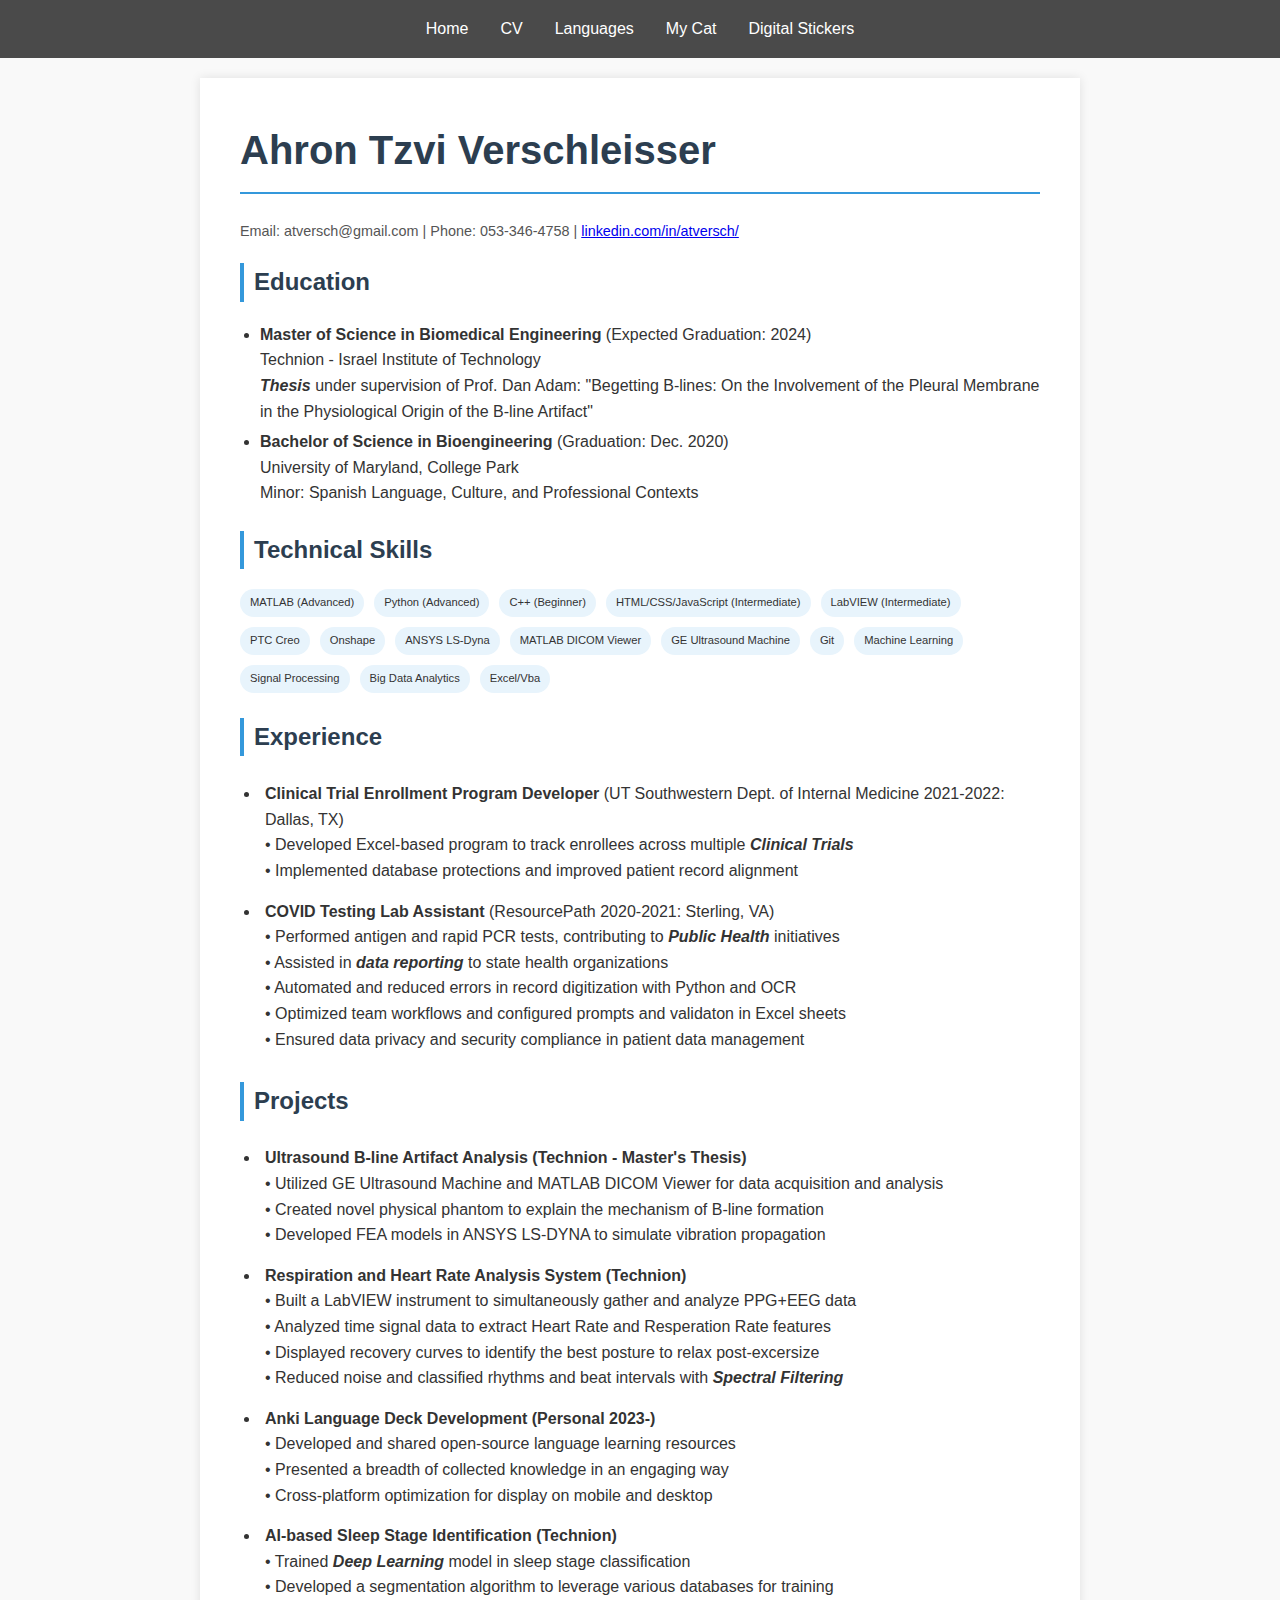
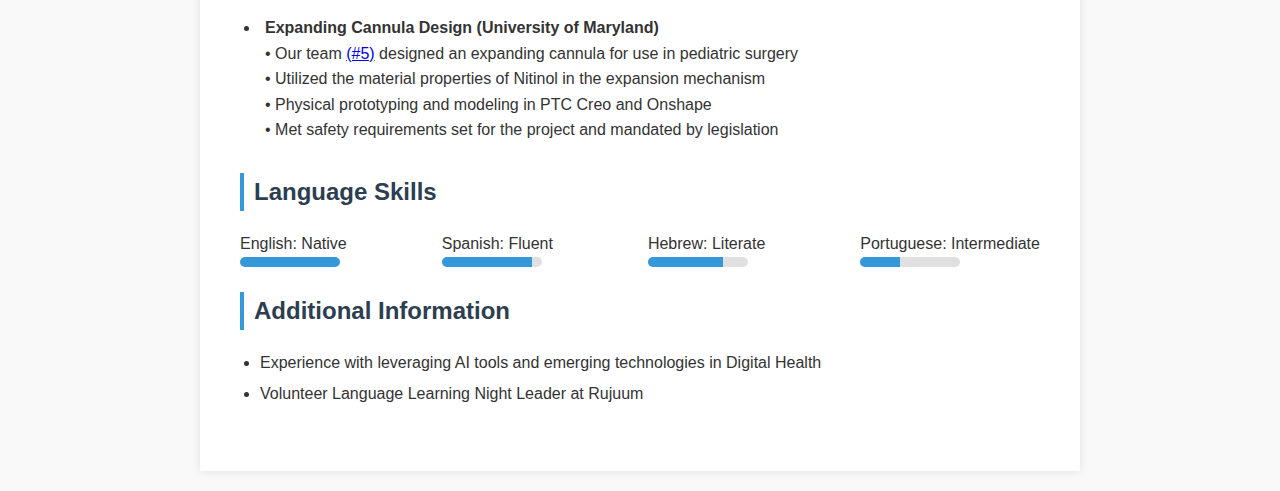
<file: cv_2024_tech_grad.html>
﻿<!--Viewing this on Google Drive? Select open with chrome above.-->
<!DOCTYPE html>
<html lang="en">
<head>
    <meta charset="UTF-8">
    <meta name="viewport" content="width=device-width, initial-scale=1.0">
    <title>Ahron Tzvi Verschleisser - Interactive Resume</title>
    <style>
        nav {
            background-color: #4a4a4a;
            padding: 1rem 0;
            padding-left: calc((100vw - 100%)/2);
            margin-bottom: 20px;
            width: 100%;
            font-family: Arial, sans-serif;
            line-height: 1.6;
        }

        nav ul {
            list-style-type: none;
            padding: 0;
            margin: 0;
            display: flex;
            justify-content: center;
        }

            nav ul li {
                margin: 0 1rem;
            }

                nav ul li a {
                    color: white;
                    text-decoration: none;
                }

        body {
            font-family: 'Roboto', Arial, sans-serif;
            line-height: 1.6;
            color: #333;
            margin: 0 auto;
            padding-bottom: 20px;
            background-color: #f9f9f9;
        }

        .resume-container {
            margin: auto;
            max-width: 800px;
            background-color: white;
            padding: 40px;
            box-shadow: 0 0 10px rgba(0,0,0,0.1);
        }

        h1, h2 {
            color: #2c3e50;
            margin-top: 0;
        }

        h1 {
            border-bottom: 2px solid #3498db;
            padding-bottom: 10px;
            font-size: 2.5em;
        }

        h2 {
            margin-top: 20px;
            font-size: 1.5em;
            border-left: 4px solid #3498db;
            padding-left: 10px;
        }

        .contact-info {
            margin-bottom: 20px;
            font-size: 0.9em;
            color: #555;
        }

        .section {
            margin-bottom: 25px;
        }

        ul {
            padding-left: 20px;
            margin-top: 5px;
        }

        li {
            margin-bottom: 5px;
        }

        .skills-container {
            display: flex;
            flex-wrap: wrap;
            gap: 10px;
        }

        .skill-item {
            background-color: #e8f4fc;
            padding: 5px 10px;
            border-radius: 15px;
            font-size: 0.7em;
            cursor: pointer;
            transition: background-color 0.3s;
        }

            .skill-item:hover {
                background-color: #3498db;
                color: white;
            }

        .language-skills {
            display: flex;
            justify-content: space-between;
            margin-top: 10px;
        }

        .language-bar {
            width: 100px;
            height: 10px;
            background-color: #e0e0e0;
            border-radius: 5px;
            overflow: hidden;
        }

        .language-progress {
            height: 100%;
            background-color: #3498db;
        }

        .project-item, .experience-item {
            transition: background-color 0.3s;
            padding: 5px;
            border-radius: 5px;
        }

        .highlight {
            background-color: #fff4e5;
        }

        em {
            font-weight:bolder;
        }
    </style>
    
</head>
<body>
    <script id="navScr" src="autoNav.js" onload="addNav()"></script>
    <div class="resume-container">
        <header>
            <h1>Ahron Tzvi Verschleisser</h1>
            <div id="qr-container"><!--make atag also so can just click it. Top right corner--></div>
            <div class="contact-info">
                Email: atversch@gmail.com | Phone: 053-346-4758 | <a href="https://www.linkedin.com/in/atversch" target="_blank">linkedin.com/in/atversch/</a>
            </div>
            
        </header>

        <section class="section">
            <h2>Education</h2>
            <ul>
                <li>
                    <strong>Master of Science in Biomedical Engineering</strong> (Expected Graduation: 2024)<br>
                    Technion - Israel Institute of Technology<br>
                    <em>Thesis</em> under supervision of Prof. Dan Adam: "Begetting B-lines: On the Involvement of the Pleural Membrane in the Physiological Origin of the B-line Artifact"
                </li>
                <li>
                    <strong>Bachelor of Science in Bioengineering</strong> (Graduation: Dec. 2020)<br>
                    University of Maryland, College Park<br>
                    Minor: Spanish Language, Culture, and Professional Contexts
                </li>
            </ul>
        </section>

        <section class="section">
            <h2>Technical Skills</h2>
            <div class="skills-container">
                <span class="skill-item" data-skills="matlab,signal-processing">MATLAB (Advanced)</span>
                <span class="skill-item" data-skills="python,machine-learning">Python (Advanced)</span>
                <span class="skill-item" data-skills="cpp">C++ (Beginner)</span>
                <span class="skill-item" data-skills="web">HTML/CSS/JavaScript (Intermediate)</span>
                <span class="skill-item" data-skills="labview">LabVIEW (Intermediate)</span>
                <span class="skill-item" data-skills="cad">PTC Creo</span>
                <span class="skill-item" data-skills="cad">Onshape</span>
                <span class="skill-item" data-skills="fea">ANSYS LS-Dyna</span>
                <span class="skill-item" data-skills="medical-imaging">MATLAB DICOM Viewer</span>
                <span class="skill-item" data-skills="medical-imaging">GE Ultrasound Machine</span>
                <span class="skill-item" data-skills="git">Git</span>
                <span class="skill-item" data-skills="machine-learning">Machine Learning</span>
                <span class="skill-item" data-skills="signal-processing">Signal Processing</span>
                <span class="skill-item" data-skills="data-analysis">Big Data Analytics</span>
                <span class="skill-item" data-skills="vba">Excel/Vba</span>
            </div>
        </section>

        <section class="section">
            <h2>Experience</h2>
            <ul>
                <li id="clinical-trial" class="experience-item" data-skills="data-analysis,vba">
                    <strong>Clinical Trial Enrollment Program Developer</strong> (UT Southwestern Dept. of Internal Medicine 2021-2022: Dallas, TX)<br>
                    • Developed Excel-based program to track enrollees across multiple <em>Clinical Trials</em><br>
                    • Implemented database protections and improved patient record alignment
                </li>
                <li id="covid-testing" class="experience-item" data-skills="data-analysis,vba">
                    <strong>COVID Testing Lab Assistant</strong> (ResourcePath 2020-2021: Sterling, VA)<br>
                    • Performed antigen and rapid PCR tests, contributing to <em>Public Health</em> initiatives<br>
                    • Assisted in <em>data reporting</em> to state health organizations<br>
                    • Automated and reduced errors in record digitization with Python and OCR<br>
                    • Optimized team workflows and configured prompts and validaton in Excel sheets<br>
                    • Ensured data privacy and security compliance in patient data management
                </li>
            </ul>
        </section>

        <section class="section">
            <h2>Projects</h2>
            <ul>
                <li id="ultrasound-analysis" class="project-item" data-skills="matlab,medical-imaging,signal-processing,fea">
                    <strong>Ultrasound B-line Artifact Analysis (Technion - Master's Thesis)</strong><br>
                    • Utilized GE Ultrasound Machine and MATLAB DICOM Viewer for data acquisition and analysis<br>
                    • Created novel physical phantom to explain the mechanism of B-line formation<br>
                    • Developed FEA models in ANSYS LS-DYNA to simulate vibration propagation
                </li>
                <li id="heart-rate" class="project-item" data-skills="labview,signal-processing">
                    <strong>Respiration and Heart Rate Analysis System (Technion)</strong><br>
                    • Built a LabVIEW instrument to simultaneously gather and analyze PPG+EEG data<br>
                    • Analyzed time signal data to extract Heart Rate and Resperation Rate features<br>
                    • Displayed recovery curves to identify the best posture to relax post-excersize<br>
                    • Reduced noise and classified rhythms and beat intervals with <em>Spectral Filtering</em>
                </li>
                <li id="anki" class="project-item" data-skills="python,git,web">
                    <strong>Anki Language Deck Development (Personal 2023-)</strong><br>
                    • Developed and shared open-source language learning resources<br>
                    • Presented a breadth of collected knowledge in an engaging way<br>
                    • Cross-platform optimization for display on mobile and desktop
                </li>
                <li id="sleep-stage" class="project-item" data-skills="python,machine-learning">
                    <strong>AI-based Sleep Stage Identification (Technion)</strong><br>
                    • Trained <em>Deep Learning</em> model in sleep stage classification<br>
                    • Developed a segmentation algorithm to leverage various databases for training
                </li>
                <li id="cannula-design" class="project-item" data-skills="cad,fea,matlab">
                    <strong>Expanding Cannula Design (University of Maryland)</strong><br>
                    • Our team
                    <a id="capstone_link" href="https://bioe.umd.edu/news/story/bioe-capstone-class-virtually-presents-24-novel-projects">(#5)</a>
                    designed an expanding cannula for use in pediatric surgery<br>
                    • Utilized the material properties of Nitinol in the expansion mechanism<br>
                    • Physical prototyping and modeling in PTC Creo and Onshape<br>
                    • Met safety requirements set for the project and mandated by legislation
                </li>
            </ul>
        </section>

        <section class="section">
            <h2>Language Skills</h2>
            <div class="language-skills">
                <div>
                    <span>English: Native</span>
                    <div class="language-bar"><div class="language-progress" style="width: 100%;"></div></div>
                </div>
                <div>
                    <span>Spanish: Fluent</span>
                    <div class="language-bar"><div class="language-progress" style="width: 90%;"></div></div>
                </div>
                <div>
                    <span>Hebrew: Literate</span>
                    <div class="language-bar"><div class="language-progress" style="width: 75%;"></div></div>
                </div>
                <div>
                    <span>Portuguese: Intermediate</span>
                    <div class="language-bar"><div class="language-progress" style="width: 40%;"></div></div>
                </div>
            </div>
        </section>

        <section class="section">
            <h2>Additional Information</h2>
            <ul>
                <li>Experience with leveraging AI tools and emerging technologies in Digital Health</li>
                <li>Volunteer Language Learning Night Leader at Rujuum</li>
            </ul>
        </section>
    </div>

    <script>
        document.addEventListener('DOMContentLoaded', (event) => {
            const skillItems = document.querySelectorAll('.skill-item');
            const projectItems = document.querySelectorAll('.project-item');
            const experienceItems = document.querySelectorAll('.experience-item');

            skillItems.forEach(item => {
                item.addEventListener('click', () => {
                    const skills = item.getAttribute('data-skills').split(',');
                    highlightAndScrollToItem(skills);
                });
            });

            function highlightAndScrollToItem(skills) {
                const allItems = [...experienceItems, ...projectItems];
                let firstMatch = null;

                allItems.forEach(item => {
                    const itemSkills = item.getAttribute('data-skills').split(',');
                    if (skills.some(skill => itemSkills.includes(skill))) {
                        item.classList.add('highlight');
                        setTimeout(() => {
                            item.classList.remove('highlight');
                        }, 2000);

                        if (!firstMatch) {
                            firstMatch = item;
                        }
                    }
                });

                if (firstMatch) {
                    firstMatch.scrollIntoView({ behavior: 'smooth', block: 'center' });
                }
            }
        });
    </script>
</body>
</html>
</file>
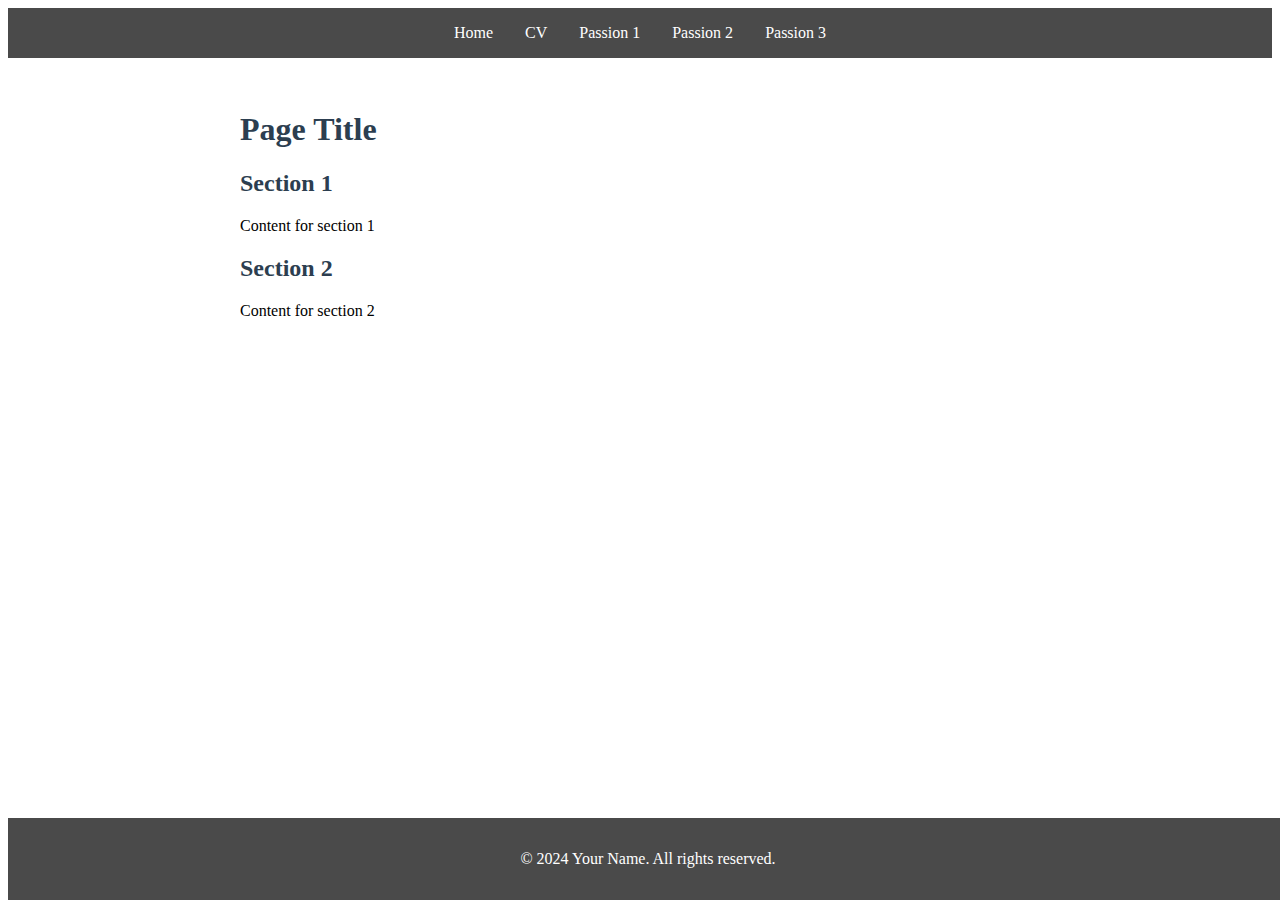
<file: passion1.html>
﻿<!DOCTYPE html>
<html lang="en">
<head>
    <meta charset="UTF-8">
    <meta name="viewport" content="width=device-width, initial-scale=1.0">
    <title>Page Title - Your Name</title>
    <link rel="stylesheet" href="styles.css">
</head>
<body>
    <header>
        <nav>
            <ul>
                <li><a href="index.html">Home</a></li>
                <li><a href="cv.html">CV</a></li>
                <li><a href="passion1.html">Passion 1</a></li>
                <li><a href="passion2.html">Passion 2</a></li>
                <li><a href="passion3.html">Passion 3</a></li>
            </ul>
        </nav>
    </header>

    <main>
        <h1>Page Title</h1>
        <section>
            <h2>Section 1</h2>
            <p>Content for section 1</p>
        </section>
        <section>
            <h2>Section 2</h2>
            <p>Content for section 2</p>
        </section>
        <!-- Add more sections as needed -->
    </main>

    <footer>
        <p>&copy; 2024 Your Name. All rights reserved.</p>
    </footer>
</body>
</html>
</file>
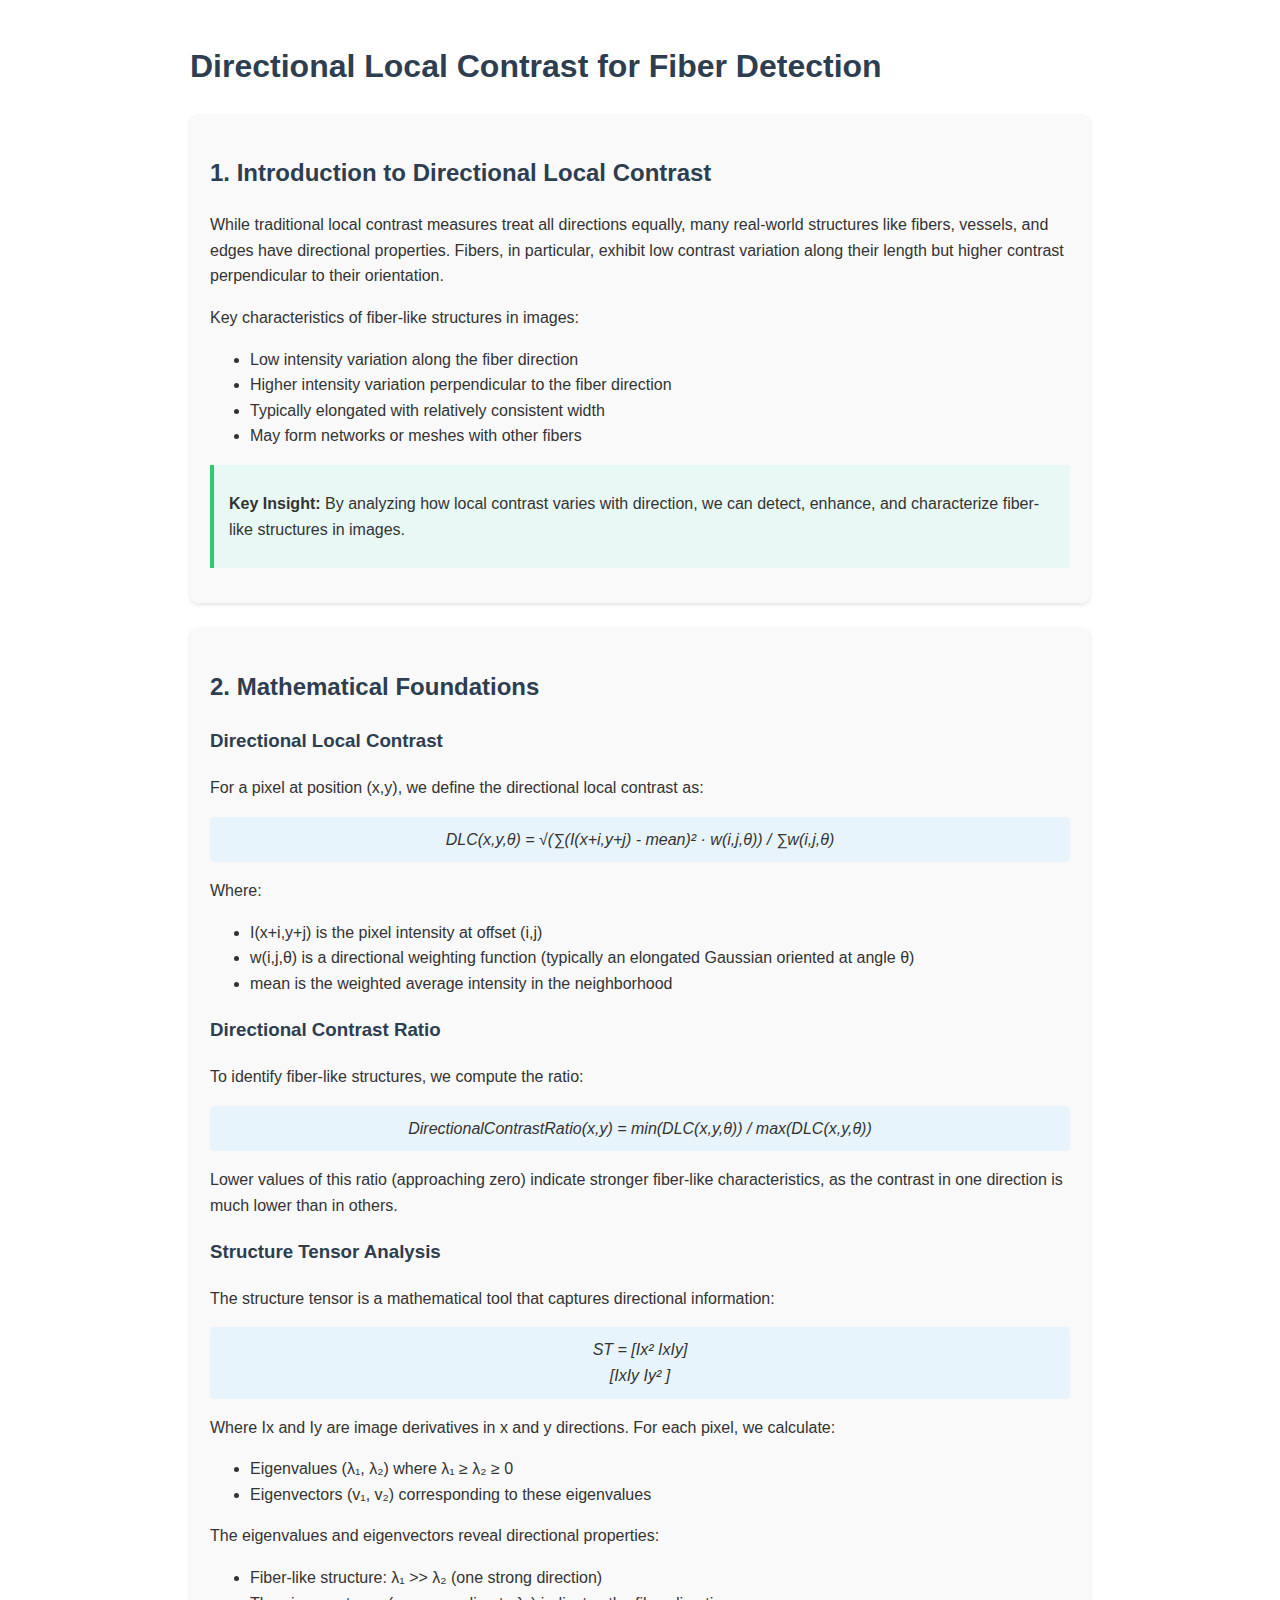
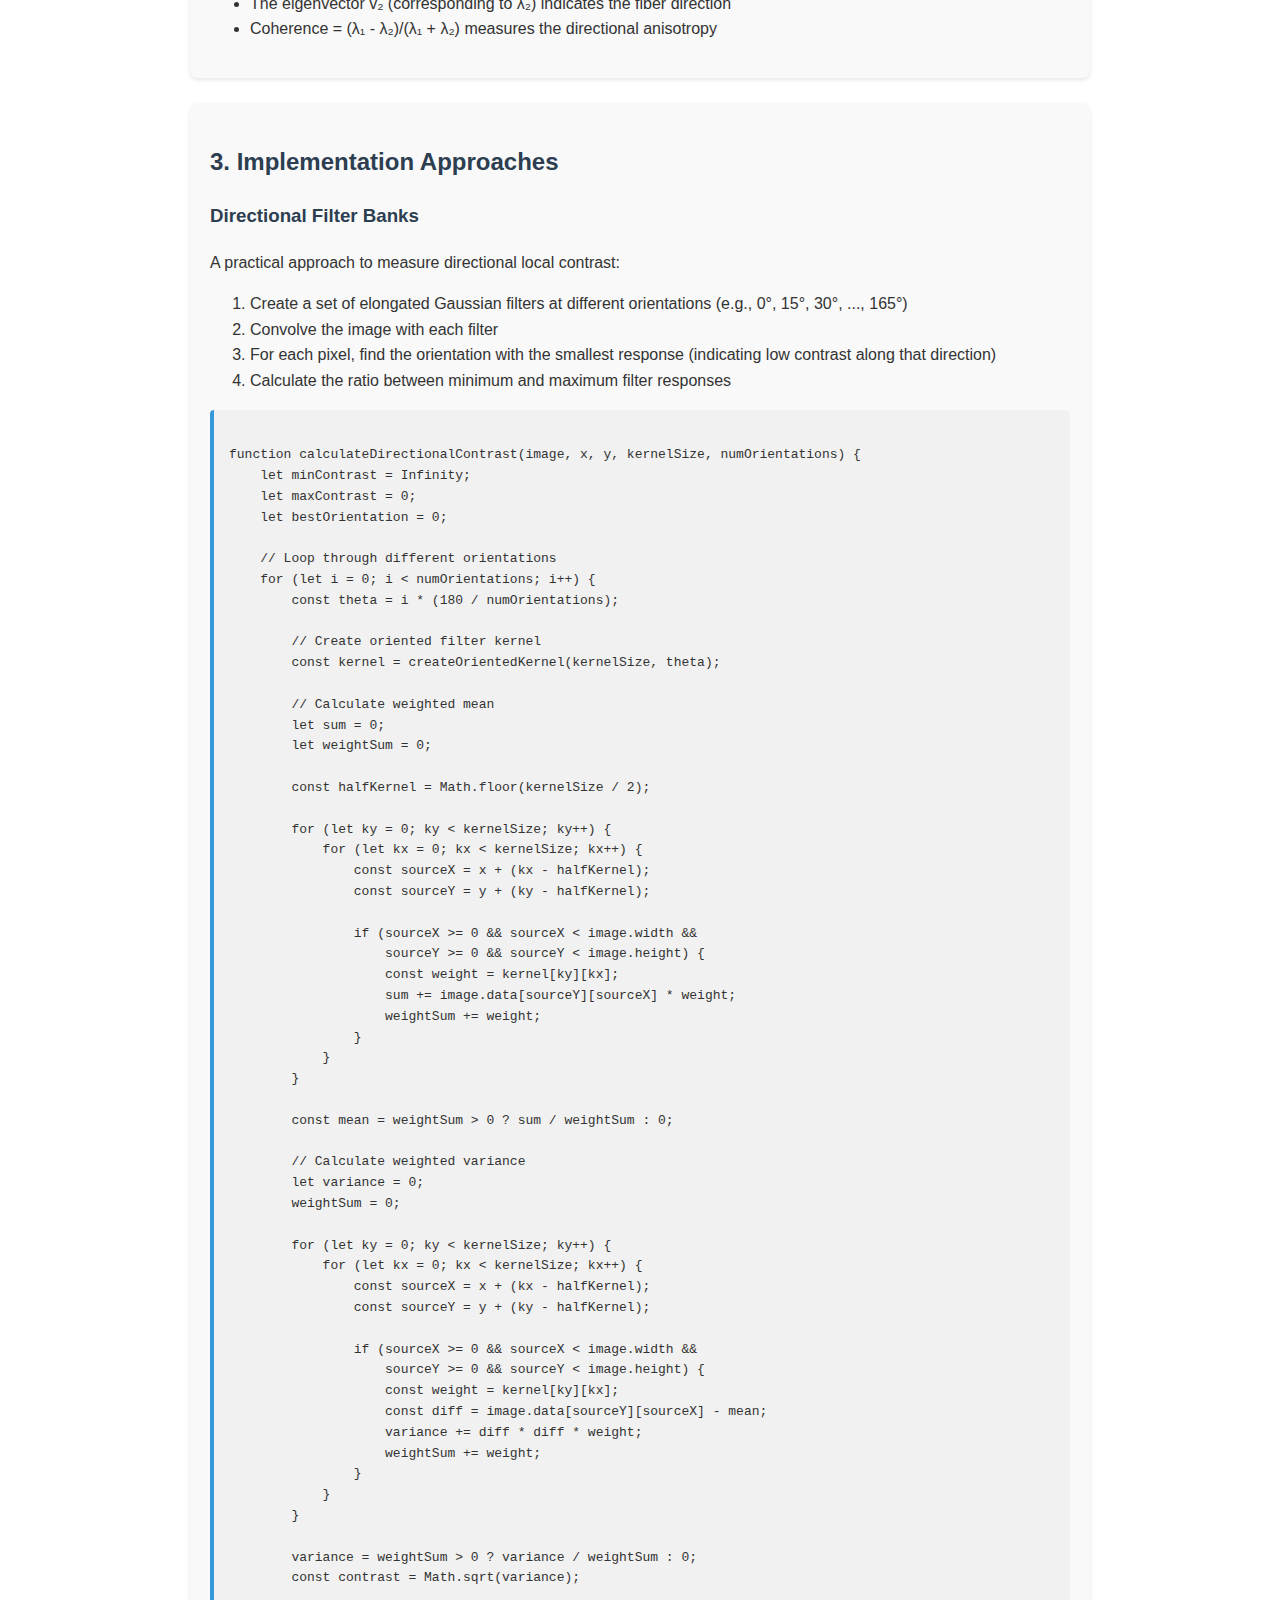
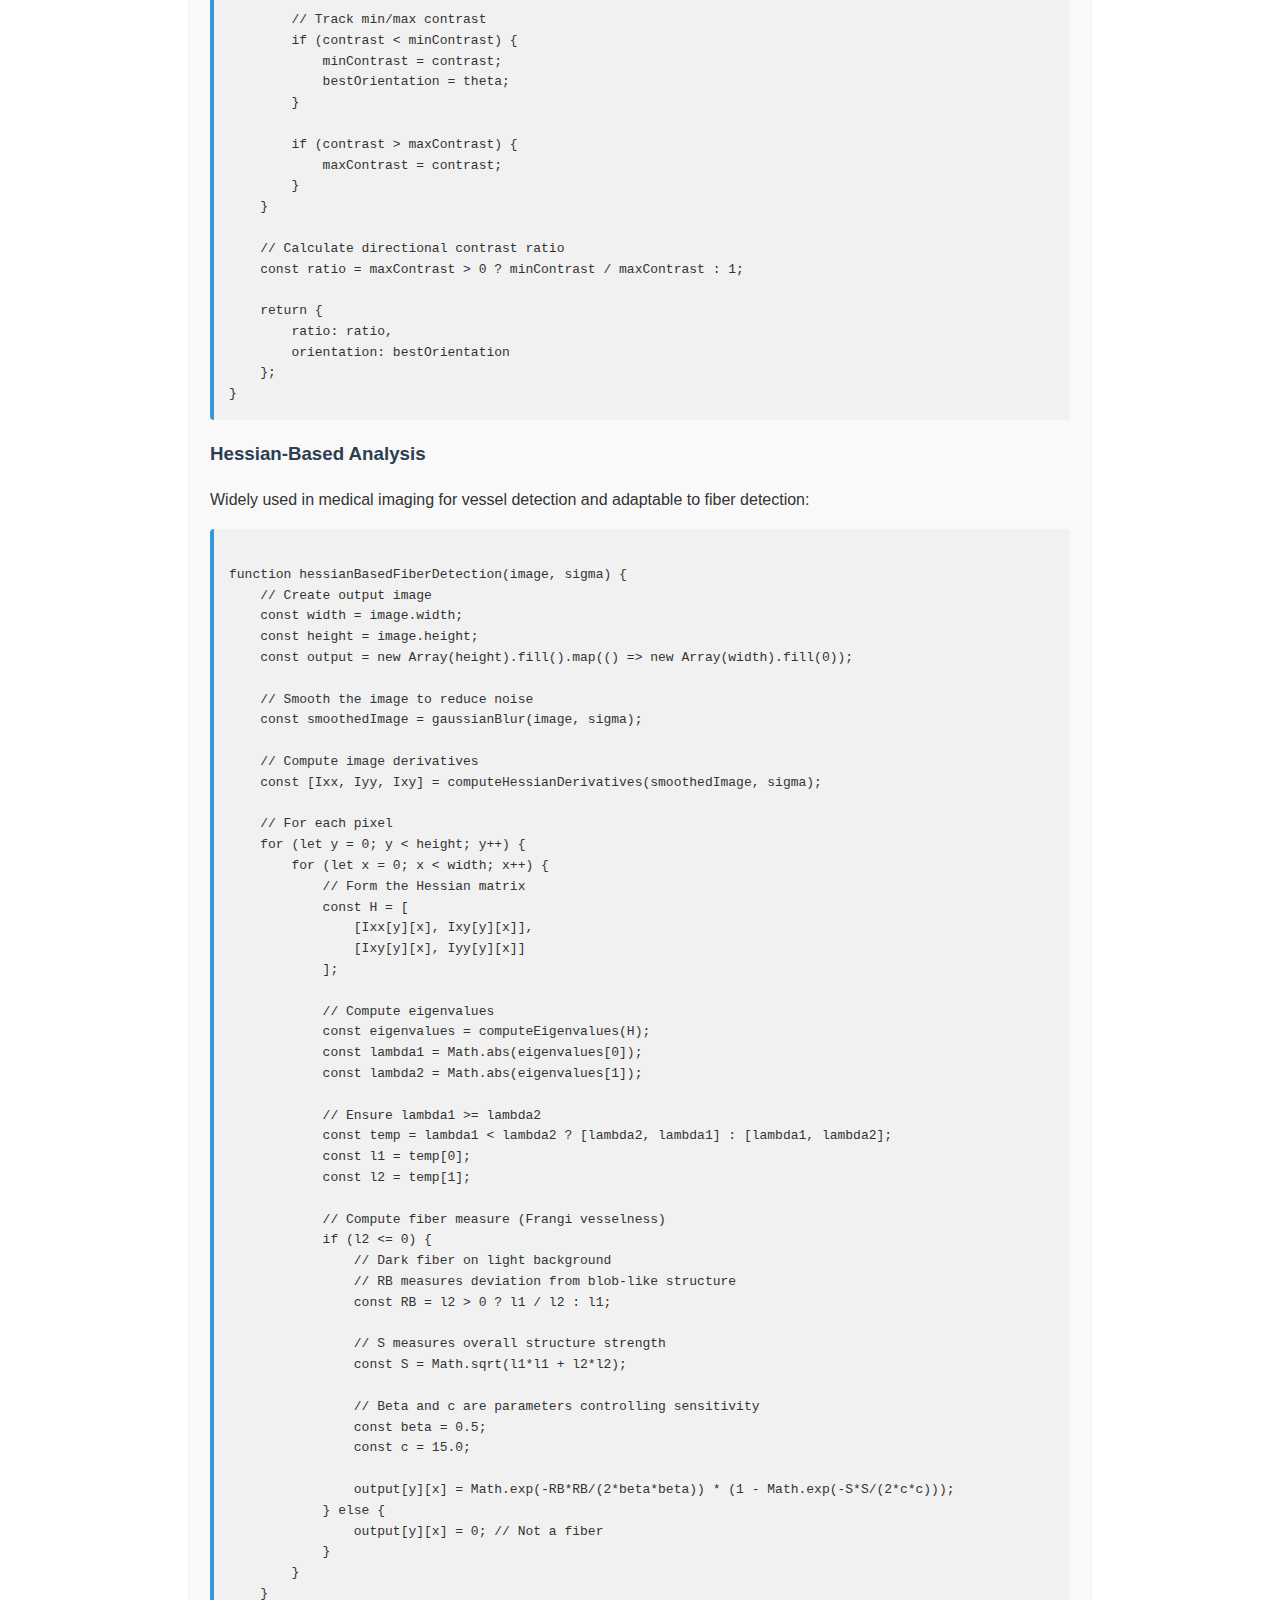
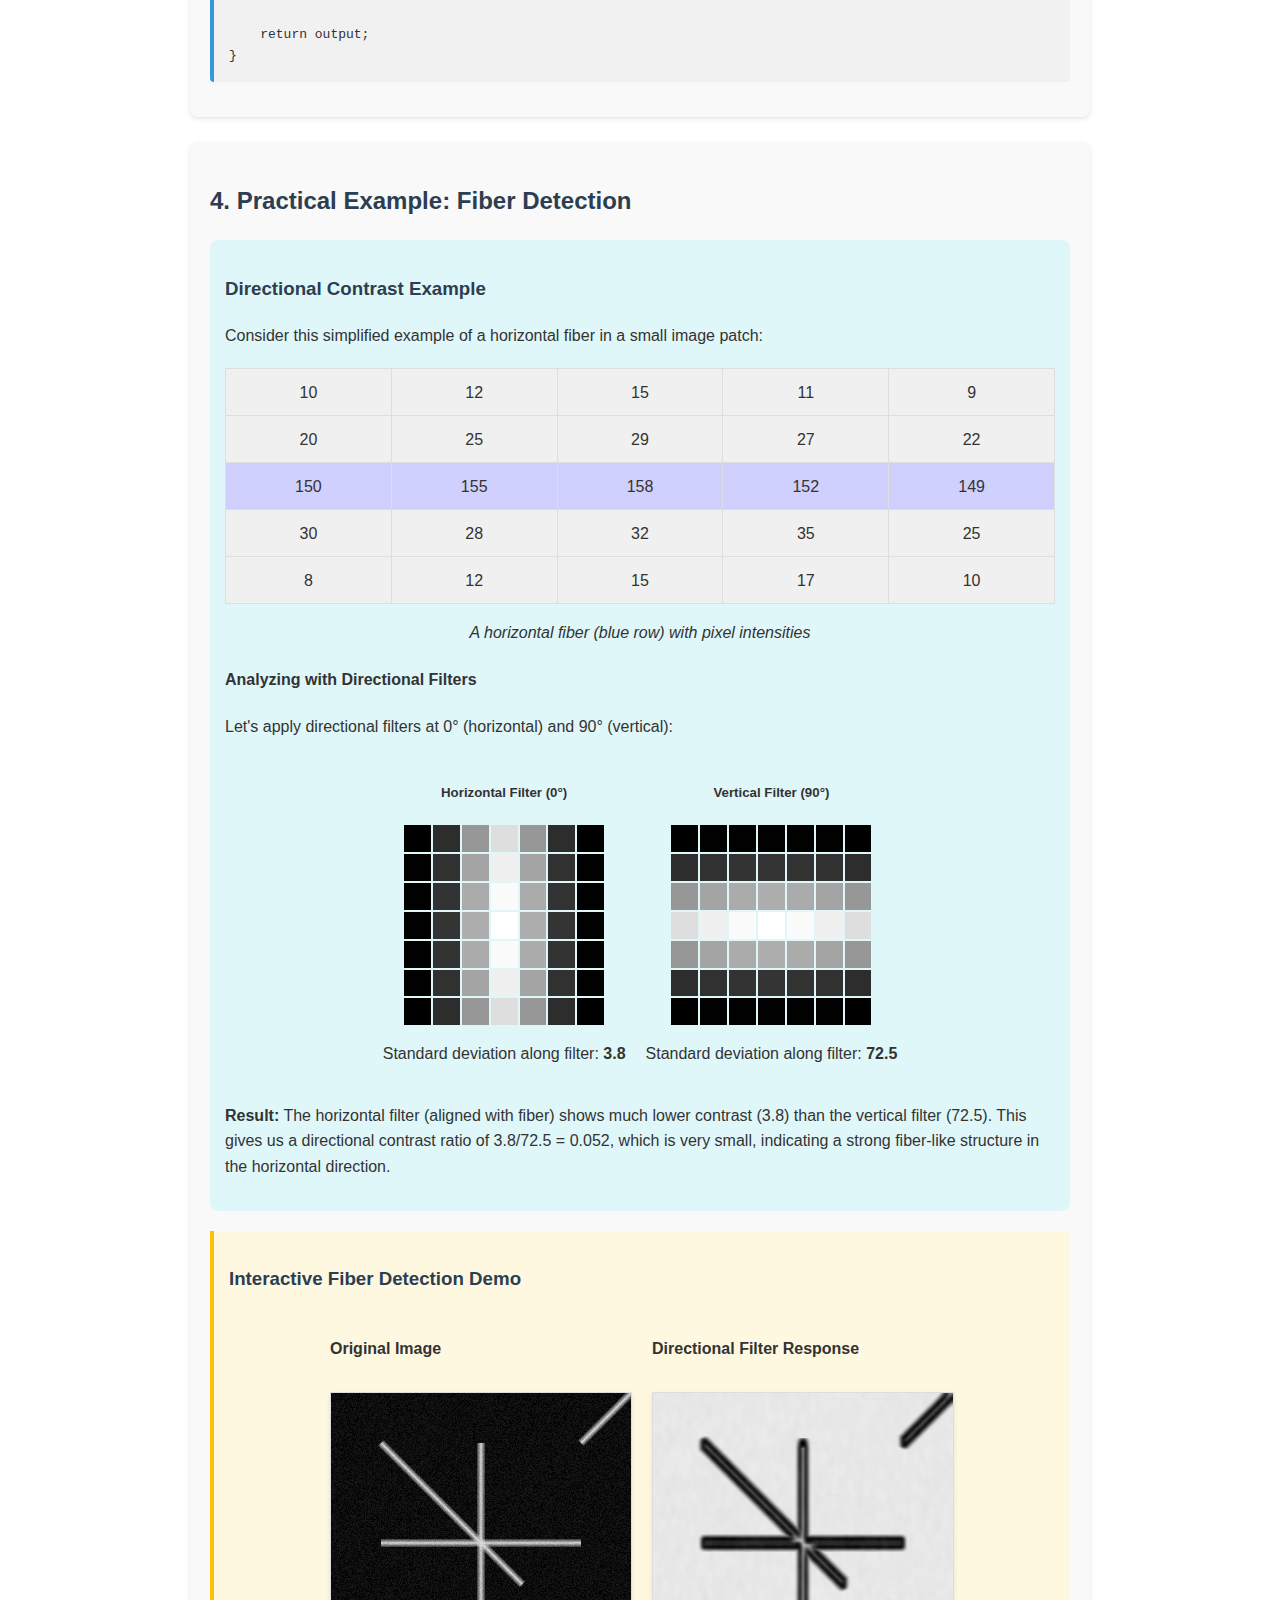
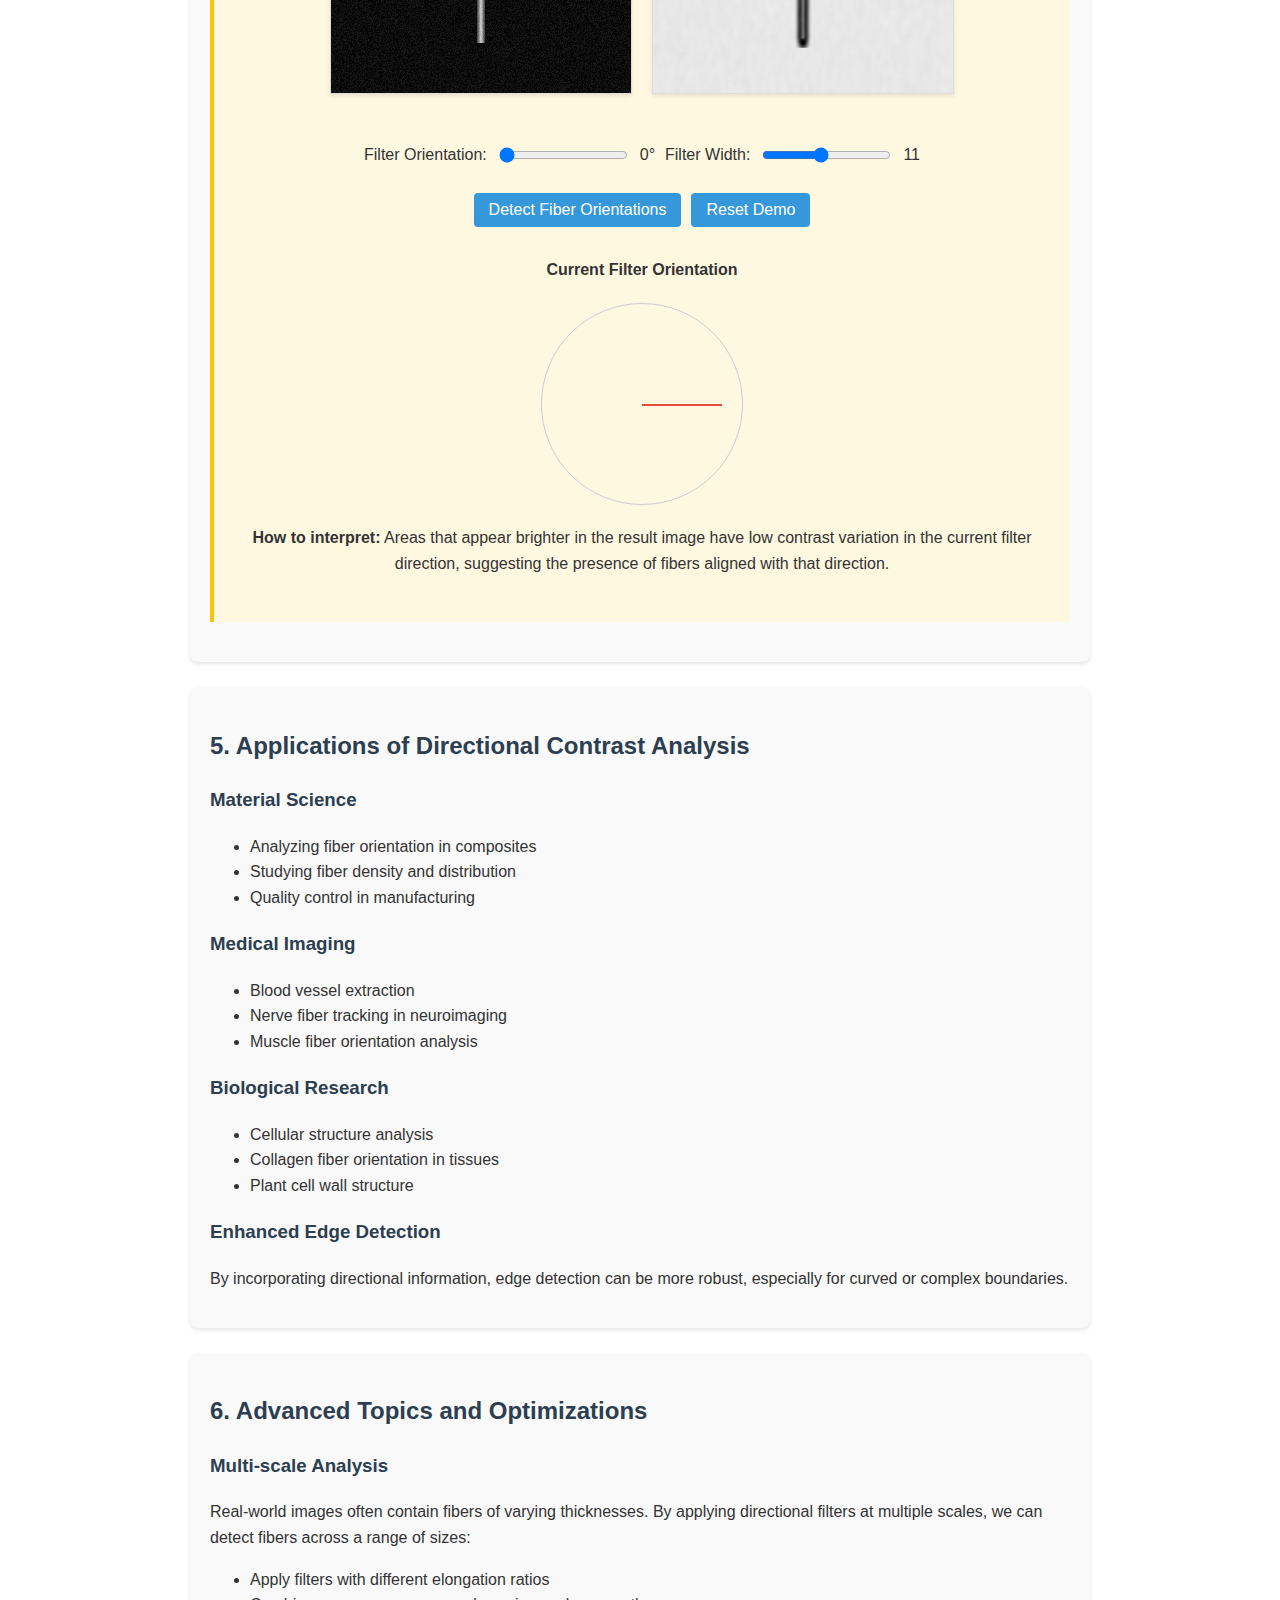
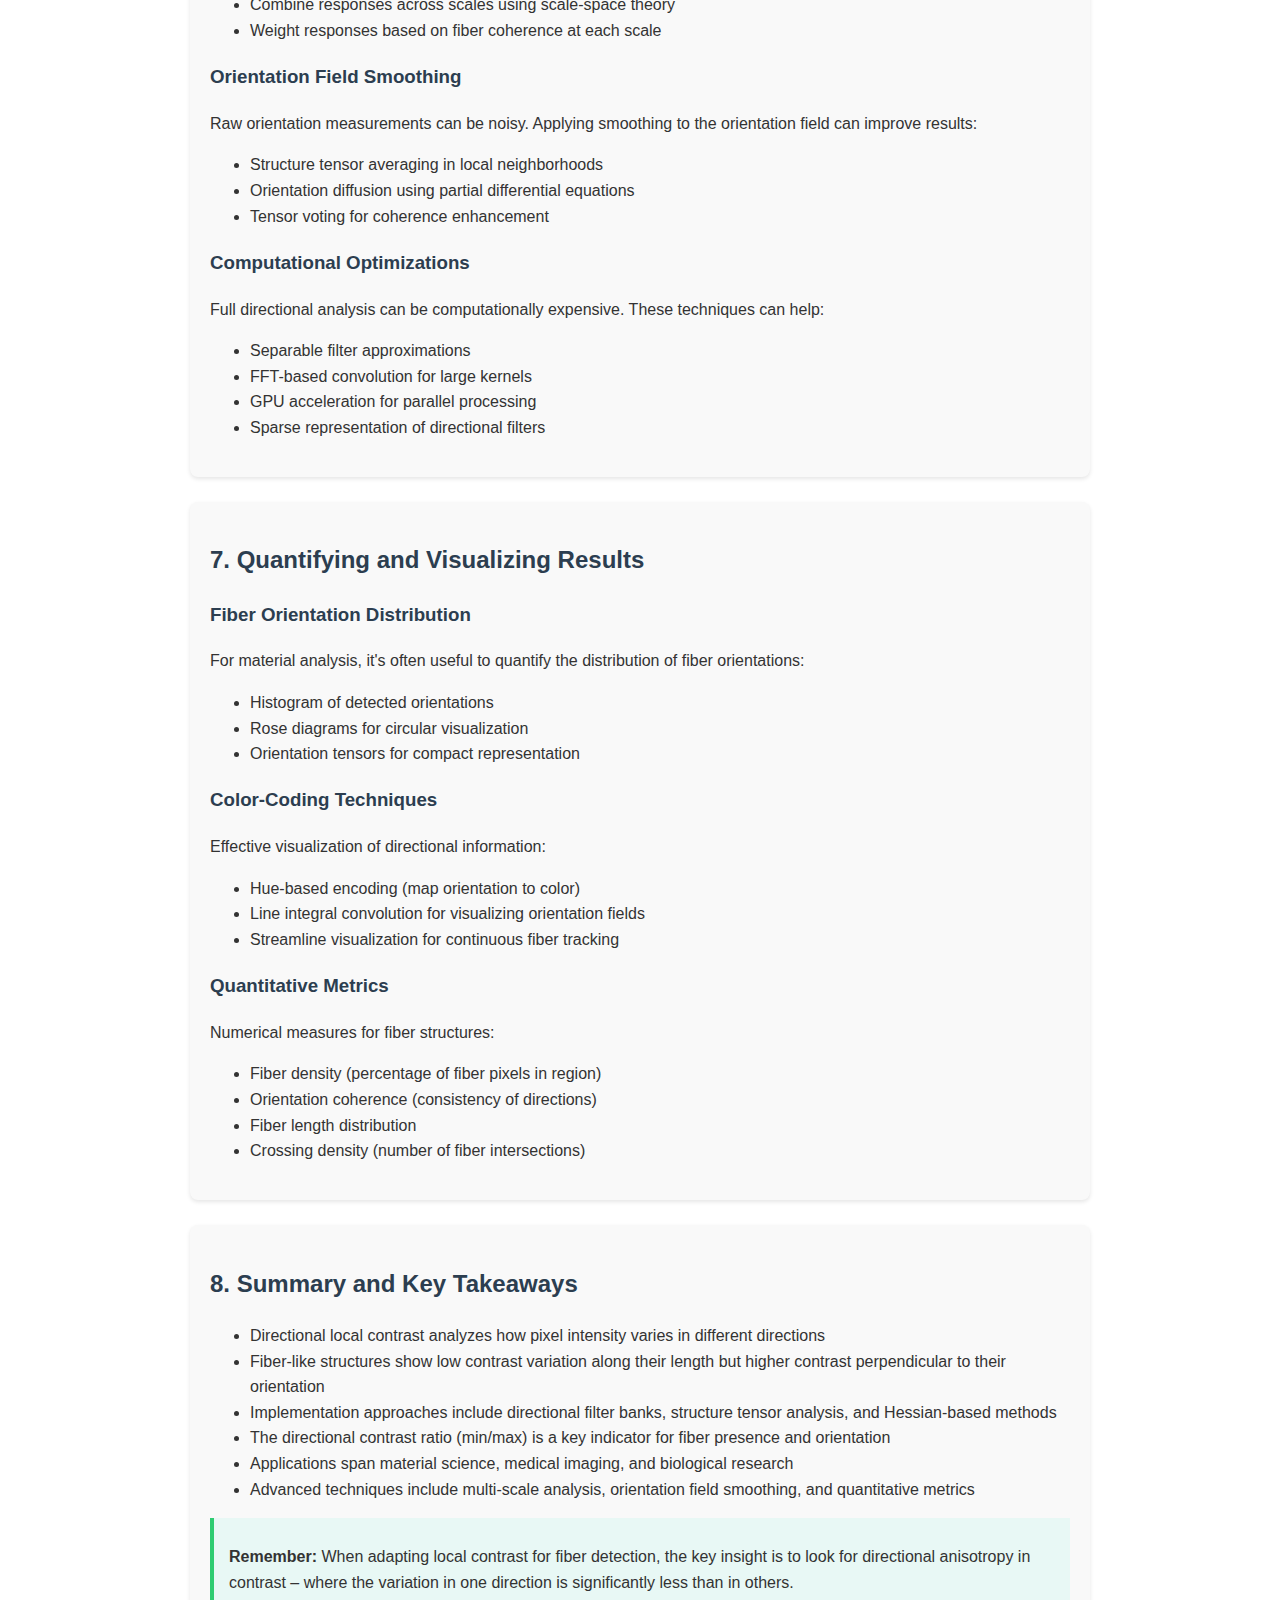
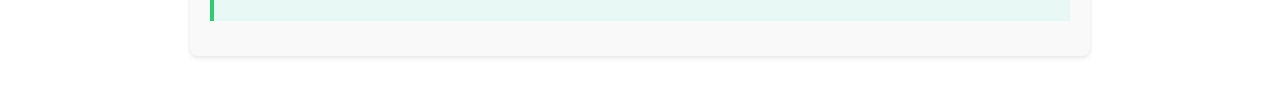
<file: img processing demos/directional-contrast-lesson.html>
<!DOCTYPE html>
<html lang="en">
<head>
    <meta charset="UTF-8">
    <meta name="viewport" content="width=device-width, initial-scale=1.0">
    <title>Directional Local Contrast for Fiber Detection</title>
    <style>
        body {
            font-family: 'Segoe UI', Tahoma, Geneva, Verdana, sans-serif;
            line-height: 1.6;
            color: #333;
            max-width: 900px;
            margin: 0 auto;
            padding: 20px;
        }
        
        h1, h2, h3 {
            color: #2c3e50;
        }
        
        .lesson-section {
            background-color: #f9f9f9;
            border-radius: 8px;
            padding: 20px;
            margin-bottom: 25px;
            box-shadow: 0 2px 4px rgba(0,0,0,0.1);
        }
        
        .code-block {
            background-color: #f1f1f1;
            border-left: 4px solid #3498db;
            padding: 15px;
            margin: 15px 0;
            border-radius: 4px;
            font-family: monospace;
            white-space: pre;
            overflow-x: auto;
        }
        
        .formula {
            background-color: #e8f4fc;
            padding: 10px;
            border-radius: 4px;
            text-align: center;
            margin: 15px 0;
            font-style: italic;
        }
        
        .image-container {
            text-align: center;
            margin: 20px 0;
        }
        
        .key-point {
            background-color: #e8f8f5;
            border-left: 4px solid #2ecc71;
            padding: 10px 15px;
            margin: 15px 0;
        }
        
        .example-section {
            background-color: #fff8e1;
            border-left: 4px solid #ffc107;
            padding: 15px;
            margin: 20px 0;
        }

        .canvas-container {
            display: flex;
            justify-content: center;
            gap: 20px;
            flex-wrap: wrap;
            margin: 20px 0;
        }

        canvas {
            border: 1px solid #ddd;
            margin: 10px 0;
            box-shadow: 0 2px 4px rgba(0,0,0,0.1);
        }

        .controls {
            display: flex;
            justify-content: center;
            gap: 10px;
            margin: 15px 0;
            flex-wrap: wrap;
        }

        button {
            background-color: #3498db;
            color: white;
            border: none;
            padding: 8px 15px;
            border-radius: 4px;
            cursor: pointer;
            font-size: 16px;
        }

        button:hover {
            background-color: #2980b9;
        }

        .slider-container {
            display: flex;
            align-items: center;
            gap: 10px;
            margin: 10px 0;
        }

        .visualization-container {
            text-align: center;
            margin: 30px 0;
        }

        .matrix-grid {
            display: inline-grid;
            grid-gap: 2px;
            margin: 15px auto;
        }

        .matrix-cell {
            width: 40px;
            height: 40px;
            display: flex;
            align-items: center;
            justify-content: center;
            background-color: #e0e0e0;
            font-size: 12px;
        }

        .orientation-indicator {
            position: relative;
            width: 200px;
            height: 200px;
            margin: 20px auto;
            border: 1px solid #ccc;
            border-radius: 50%;
        }

        .orientation-line {
            position: absolute;
            top: 50%;
            left: 50%;
            width: 80px;
            height: 2px;
            background-color: #e74c3c;
            transform-origin: left center;
        }

        .comparison-container {
            display: flex;
            flex-wrap: wrap;
            justify-content: center;
            gap: 20px;
            margin: 20px 0;
        }

        .comparison-item {
            max-width: 350px;
            text-align: center;
        }

        table {
            width: 100%;
            border-collapse: collapse;
            margin: 20px 0;
        }

        table, th, td {
            border: 1px solid #ddd;
        }

        th, td {
            padding: 8px;
            text-align: left;
        }

        th {
            background-color: #f2f2f2;
        }
        
        /* Simplified filter visualizations */
        .filter-viz {
            display: grid;
            grid-template-columns: repeat(7, 1fr);
            gap: 2px;
            width: 200px;
            margin: 0 auto;
        }
        
        .filter-cell {
            width: 100%;
            aspect-ratio: 1;
            background-color: #e0e0e0;
        }
        
        .results-table {
            width: 100%;
            margin: 20px 0;
        }
        
        .results-table td {
            text-align: center;
        }
        
        .fiber-example {
            background-color: #e0f7fa;
            padding: 15px;
            margin: 20px 0;
            border-radius: 8px;
        }
    </style>
</head>
<body>
    <h1>Directional Local Contrast for Fiber Detection</h1>
    
    <div class="lesson-section">
        <h2>1. Introduction to Directional Local Contrast</h2>
        <p>While traditional local contrast measures treat all directions equally, many real-world structures like fibers, vessels, and edges have directional properties. Fibers, in particular, exhibit low contrast variation along their length but higher contrast perpendicular to their orientation.</p>
        
        <p>Key characteristics of fiber-like structures in images:</p>
        <ul>
            <li>Low intensity variation along the fiber direction</li>
            <li>Higher intensity variation perpendicular to the fiber direction</li>
            <li>Typically elongated with relatively consistent width</li>
            <li>May form networks or meshes with other fibers</li>
        </ul>
        
        <div class="key-point">
            <p><strong>Key Insight:</strong> By analyzing how local contrast varies with direction, we can detect, enhance, and characterize fiber-like structures in images.</p>
        </div>
    </div>
    
    <div class="lesson-section">
        <h2>2. Mathematical Foundations</h2>
        
        <h3>Directional Local Contrast</h3>
        <p>For a pixel at position (x,y), we define the directional local contrast as:</p>
        
        <div class="formula">
            DLC(x,y,θ) = √(∑(I(x+i,y+j) - mean)² · w(i,j,θ)) / ∑w(i,j,θ)
        </div>
        
        <p>Where:</p>
        <ul>
            <li>I(x+i,y+j) is the pixel intensity at offset (i,j)</li>
            <li>w(i,j,θ) is a directional weighting function (typically an elongated Gaussian oriented at angle θ)</li>
            <li>mean is the weighted average intensity in the neighborhood</li>
        </ul>
        
        <h3>Directional Contrast Ratio</h3>
        <p>To identify fiber-like structures, we compute the ratio:</p>
        
        <div class="formula">
            DirectionalContrastRatio(x,y) = min(DLC(x,y,θ)) / max(DLC(x,y,θ))
        </div>
        
        <p>Lower values of this ratio (approaching zero) indicate stronger fiber-like characteristics, as the contrast in one direction is much lower than in others.</p>
        
        <h3>Structure Tensor Analysis</h3>
        <p>The structure tensor is a mathematical tool that captures directional information:</p>
        
        <div class="formula">
            ST = [Ix²    IxIy]<br>
                 [IxIy   Iy² ]
        </div>
        
        <p>Where Ix and Iy are image derivatives in x and y directions. For each pixel, we calculate:</p>
        <ul>
            <li>Eigenvalues (λ₁, λ₂) where λ₁ ≥ λ₂ ≥ 0</li>
            <li>Eigenvectors (v₁, v₂) corresponding to these eigenvalues</li>
        </ul>
        
        <p>The eigenvalues and eigenvectors reveal directional properties:</p>
        <ul>
            <li>Fiber-like structure: λ₁ >> λ₂ (one strong direction)</li>
            <li>The eigenvector v₂ (corresponding to λ₂) indicates the fiber direction</li>
            <li>Coherence = (λ₁ - λ₂)/(λ₁ + λ₂) measures the directional anisotropy</li>
        </ul>
    </div>
    
    <div class="lesson-section">
        <h2>3. Implementation Approaches</h2>
        
        <h3>Directional Filter Banks</h3>
        <p>A practical approach to measure directional local contrast:</p>
        <ol>
            <li>Create a set of elongated Gaussian filters at different orientations (e.g., 0°, 15°, 30°, ..., 165°)</li>
            <li>Convolve the image with each filter</li>
            <li>For each pixel, find the orientation with the smallest response (indicating low contrast along that direction)</li>
            <li>Calculate the ratio between minimum and maximum filter responses</li>
        </ol>
        
        <div class="code-block">
function calculateDirectionalContrast(image, x, y, kernelSize, numOrientations) {
    let minContrast = Infinity;
    let maxContrast = 0;
    let bestOrientation = 0;
    
    // Loop through different orientations
    for (let i = 0; i < numOrientations; i++) {
        const theta = i * (180 / numOrientations);
        
        // Create oriented filter kernel
        const kernel = createOrientedKernel(kernelSize, theta);
        
        // Calculate weighted mean
        let sum = 0;
        let weightSum = 0;
        
        const halfKernel = Math.floor(kernelSize / 2);
        
        for (let ky = 0; ky < kernelSize; ky++) {
            for (let kx = 0; kx < kernelSize; kx++) {
                const sourceX = x + (kx - halfKernel);
                const sourceY = y + (ky - halfKernel);
                
                if (sourceX >= 0 && sourceX < image.width &&
                    sourceY >= 0 && sourceY < image.height) {
                    const weight = kernel[ky][kx];
                    sum += image.data[sourceY][sourceX] * weight;
                    weightSum += weight;
                }
            }
        }
        
        const mean = weightSum > 0 ? sum / weightSum : 0;
        
        // Calculate weighted variance
        let variance = 0;
        weightSum = 0;
        
        for (let ky = 0; ky < kernelSize; ky++) {
            for (let kx = 0; kx < kernelSize; kx++) {
                const sourceX = x + (kx - halfKernel);
                const sourceY = y + (ky - halfKernel);
                
                if (sourceX >= 0 && sourceX < image.width &&
                    sourceY >= 0 && sourceY < image.height) {
                    const weight = kernel[ky][kx];
                    const diff = image.data[sourceY][sourceX] - mean;
                    variance += diff * diff * weight;
                    weightSum += weight;
                }
            }
        }
        
        variance = weightSum > 0 ? variance / weightSum : 0;
        const contrast = Math.sqrt(variance);
        
        // Track min/max contrast
        if (contrast < minContrast) {
            minContrast = contrast;
            bestOrientation = theta;
        }
        
        if (contrast > maxContrast) {
            maxContrast = contrast;
        }
    }
    
    // Calculate directional contrast ratio
    const ratio = maxContrast > 0 ? minContrast / maxContrast : 1;
    
    return {
        ratio: ratio,
        orientation: bestOrientation
    };
}</div>
        
        <h3>Hessian-Based Analysis</h3>
        <p>Widely used in medical imaging for vessel detection and adaptable to fiber detection:</p>
        
        <div class="code-block">
function hessianBasedFiberDetection(image, sigma) {
    // Create output image
    const width = image.width;
    const height = image.height;
    const output = new Array(height).fill().map(() => new Array(width).fill(0));
    
    // Smooth the image to reduce noise
    const smoothedImage = gaussianBlur(image, sigma);
    
    // Compute image derivatives
    const [Ixx, Iyy, Ixy] = computeHessianDerivatives(smoothedImage, sigma);
    
    // For each pixel
    for (let y = 0; y < height; y++) {
        for (let x = 0; x < width; x++) {
            // Form the Hessian matrix
            const H = [
                [Ixx[y][x], Ixy[y][x]],
                [Ixy[y][x], Iyy[y][x]]
            ];
            
            // Compute eigenvalues
            const eigenvalues = computeEigenvalues(H);
            const lambda1 = Math.abs(eigenvalues[0]);
            const lambda2 = Math.abs(eigenvalues[1]);
            
            // Ensure lambda1 >= lambda2
            const temp = lambda1 < lambda2 ? [lambda2, lambda1] : [lambda1, lambda2];
            const l1 = temp[0];
            const l2 = temp[1];
            
            // Compute fiber measure (Frangi vesselness)
            if (l2 <= 0) {
                // Dark fiber on light background
                // RB measures deviation from blob-like structure
                const RB = l2 > 0 ? l1 / l2 : l1;
                
                // S measures overall structure strength
                const S = Math.sqrt(l1*l1 + l2*l2);
                
                // Beta and c are parameters controlling sensitivity
                const beta = 0.5;
                const c = 15.0;
                
                output[y][x] = Math.exp(-RB*RB/(2*beta*beta)) * (1 - Math.exp(-S*S/(2*c*c)));
            } else {
                output[y][x] = 0; // Not a fiber
            }
        }
    }
    
    return output;
}</div>
    </div>
    
    <div class="lesson-section">
        <h2>4. Practical Example: Fiber Detection</h2>
        
        <div class="fiber-example">
            <h3>Directional Contrast Example</h3>
            
            <p>Consider this simplified example of a horizontal fiber in a small image patch:</p>
            
            <div class="image-container">
                <table border="1" style="border-collapse: collapse; margin: 0 auto;">
                    <tr>
                        <td style="width: 30px; height: 30px; text-align: center; background-color: #f0f0f0;">10</td>
                        <td style="width: 30px; height: 30px; text-align: center; background-color: #f0f0f0;">12</td>
                        <td style="width: 30px; height: 30px; text-align: center; background-color: #f0f0f0;">15</td>
                        <td style="width: 30px; height: 30px; text-align: center; background-color: #f0f0f0;">11</td>
                        <td style="width: 30px; height: 30px; text-align: center; background-color: #f0f0f0;">9</td>
                    </tr>
                    <tr>
                        <td style="width: 30px; height: 30px; text-align: center; background-color: #f0f0f0;">20</td>
                        <td style="width: 30px; height: 30px; text-align: center; background-color: #f0f0f0;">25</td>
                        <td style="width: 30px; height: 30px; text-align: center; background-color: #f0f0f0;">29</td>
                        <td style="width: 30px; height: 30px; text-align: center; background-color: #f0f0f0;">27</td>
                        <td style="width: 30px; height: 30px; text-align: center; background-color: #f0f0f0;">22</td>
                    </tr>
                    <tr>
                        <td style="width: 30px; height: 30px; text-align: center; background-color: #d0d0ff;">150</td>
                        <td style="width: 30px; height: 30px; text-align: center; background-color: #d0d0ff;">155</td>
                        <td style="width: 30px; height: 30px; text-align: center; background-color: #d0d0ff;">158</td>
                        <td style="width: 30px; height: 30px; text-align: center; background-color: #d0d0ff;">152</td>
                        <td style="width: 30px; height: 30px; text-align: center; background-color: #d0d0ff;">149</td>
                    </tr>
                    <tr>
                        <td style="width: 30px; height: 30px; text-align: center; background-color: #f0f0f0;">30</td>
                        <td style="width: 30px; height: 30px; text-align: center; background-color: #f0f0f0;">28</td>
                        <td style="width: 30px; height: 30px; text-align: center; background-color: #f0f0f0;">32</td>
                        <td style="width: 30px; height: 30px; text-align: center; background-color: #f0f0f0;">35</td>
                        <td style="width: 30px; height: 30px; text-align: center; background-color: #f0f0f0;">25</td>
                    </tr>
                    <tr>
                        <td style="width: 30px; height: 30px; text-align: center; background-color: #f0f0f0;">8</td>
                        <td style="width: 30px; height: 30px; text-align: center; background-color: #f0f0f0;">12</td>
                        <td style="width: 30px; height: 30px; text-align: center; background-color: #f0f0f0;">15</td>
                        <td style="width: 30px; height: 30px; text-align: center; background-color: #f0f0f0;">17</td>
                        <td style="width: 30px; height: 30px; text-align: center; background-color: #f0f0f0;">10</td>
                    </tr>
                </table>
                <p><em>A horizontal fiber (blue row) with pixel intensities</em></p>
            </div>
            
            <h4>Analyzing with Directional Filters</h4>
            
            <p>Let's apply directional filters at 0° (horizontal) and 90° (vertical):</p>
            
            <div class="comparison-container">
                <div class="comparison-item">
                    <h5>Horizontal Filter (0°)</h5>
                    <div class="filter-viz" id="horizontalFilter">
                        <!-- Filter visualization will be filled by script -->
                    </div>
                    <p>Standard deviation along filter: <strong>3.8</strong></p>
                </div>
                
                <div class="comparison-item">
                    <h5>Vertical Filter (90°)</h5>
                    <div class="filter-viz" id="verticalFilter">
                        <!-- Filter visualization will be filled by script -->
                    </div>
                    <p>Standard deviation along filter: <strong>72.5</strong></p>
                </div>
            </div>
            
            <p><strong>Result:</strong> The horizontal filter (aligned with fiber) shows much lower contrast (3.8) than the vertical filter (72.5). This gives us a directional contrast ratio of 3.8/72.5 = 0.052, which is very small, indicating a strong fiber-like structure in the horizontal direction.</p>
        </div>
        
        <div class="example-section">
            <h3>Interactive Fiber Detection Demo</h3>
            
            <div class="canvas-container">
                <div>
                    <h4>Original Image</h4>
                    <canvas id="originalCanvas" width="300" height="300"></canvas>
                </div>
                <div>
                    <h4>Directional Filter Response</h4>
                    <canvas id="resultCanvas" width="300" height="300"></canvas>
                </div>
            </div>
            
            <div class="controls">
                <div class="slider-container">
                    <label for="angleSlider">Filter Orientation:</label>
                    <input type="range" id="angleSlider" min="0" max="179" step="15" value="0">
                    <span id="angleValue">0°</span>
                </div>
                
                <div class="slider-container">
                    <label for="kernelSizeSlider">Filter Width:</label>
                    <input type="range" id="kernelSizeSlider" min="3" max="21" step="2" value="11">
                    <span id="kernelSizeValue">11</span>
                </div>
            </div>
            
            <div class="controls">
                <button id="detectButton">Detect Fiber Orientations</button>
                <button id="resetButton">Reset Demo</button>
            </div>
            
            <div class="visualization-container">
                <h4>Current Filter Orientation</h4>
                <div class="orientation-indicator">
                    <div id="orientationLine" class="orientation-line"></div>
                </div>
                <p><strong>How to interpret:</strong> Areas that appear brighter in the result image have low contrast variation in the current filter direction, suggesting the presence of fibers aligned with that direction.</p>
            </div>
        </div>
    </div>
    
    <div class="lesson-section">
        <h2>5. Applications of Directional Contrast Analysis</h2>
        
        <h3>Material Science</h3>
        <ul>
            <li>Analyzing fiber orientation in composites</li>
            <li>Studying fiber density and distribution</li>
            <li>Quality control in manufacturing</li>
        </ul>
        
        <h3>Medical Imaging</h3>
        <ul>
            <li>Blood vessel extraction</li>
            <li>Nerve fiber tracking in neuroimaging</li>
            <li>Muscle fiber orientation analysis</li>
        </ul>
        
        <h3>Biological Research</h3>
        <ul>
            <li>Cellular structure analysis</li>
            <li>Collagen fiber orientation in tissues</li>
            <li>Plant cell wall structure</li>
        </ul>
        
        <h3>Enhanced Edge Detection</h3>
        <p>By incorporating directional information, edge detection can be more robust, especially for curved or complex boundaries.</p>
    </div>
    
    <div class="lesson-section">
        <h2>6. Advanced Topics and Optimizations</h2>
        
        <h3>Multi-scale Analysis</h3>
        <p>Real-world images often contain fibers of varying thicknesses. By applying directional filters at multiple scales, we can detect fibers across a range of sizes:</p>
        <ul>
            <li>Apply filters with different elongation ratios</li>
            <li>Combine responses across scales using scale-space theory</li>
            <li>Weight responses based on fiber coherence at each scale</li>
        </ul>
        
        <h3>Orientation Field Smoothing</h3>
        <p>Raw orientation measurements can be noisy. Applying smoothing to the orientation field can improve results:</p>
        <ul>
            <li>Structure tensor averaging in local neighborhoods</li>
            <li>Orientation diffusion using partial differential equations</li>
            <li>Tensor voting for coherence enhancement</li>
        </ul>
        
        <h3>Computational Optimizations</h3>
        <p>Full directional analysis can be computationally expensive. These techniques can help:</p>
        <ul>
            <li>Separable filter approximations</li>
            <li>FFT-based convolution for large kernels</li>
            <li>GPU acceleration for parallel processing</li>
            <li>Sparse representation of directional filters</li>
        </ul>
    </div>
    
    <div class="lesson-section">
        <h2>7. Quantifying and Visualizing Results</h2>
        
        <h3>Fiber Orientation Distribution</h3>
        <p>For material analysis, it's often useful to quantify the distribution of fiber orientations:</p>
        <ul>
            <li>Histogram of detected orientations</li>
            <li>Rose diagrams for circular visualization</li>
            <li>Orientation tensors for compact representation</li>
        </ul>
        
        <h3>Color-Coding Techniques</h3>
        <p>Effective visualization of directional information:</p>
        <ul>
            <li>Hue-based encoding (map orientation to color)</li>
            <li>Line integral convolution for visualizing orientation fields</li>
            <li>Streamline visualization for continuous fiber tracking</li>
        </ul>
        
        <h3>Quantitative Metrics</h3>
        <p>Numerical measures for fiber structures:</p>
        <ul>
            <li>Fiber density (percentage of fiber pixels in region)</li>
            <li>Orientation coherence (consistency of directions)</li>
            <li>Fiber length distribution</li>
            <li>Crossing density (number of fiber intersections)</li>
        </ul>
    </div>
    
    <script>
    document.addEventListener('DOMContentLoaded', function() {
        // Fill filter visualizations
        createFilterVisualization('horizontalFilter', 0);
        createFilterVisualization('verticalFilter', 90);
        
        // Get canvas elements and contexts
        const originalCanvas = document.getElementById('originalCanvas');
        const resultCanvas = document.getElementById('resultCanvas');
        const originalCtx = originalCanvas.getContext('2d');
        const resultCtx = resultCanvas.getContext('2d');
        
        // Get UI elements
        const angleSlider = document.getElementById('angleSlider');
        const kernelSizeSlider = document.getElementById('kernelSizeSlider');
        const angleValue = document.getElementById('angleValue');
        const kernelSizeValue = document.getElementById('kernelSizeValue');
        const detectButton = document.getElementById('detectButton');
        const resetButton = document.getElementById('resetButton');
        const orientationLine = document.getElementById('orientationLine');
        
        // Initialize storage for image data
        let originalImageData = null;
        let processingImageData = null;
        
        // Create a synthetic fiber image
        function createFiberImage() {
            // Clear canvas
            originalCtx.fillStyle = 'black';
            originalCtx.fillRect(0, 0, originalCanvas.width, originalCanvas.height);
            
            // Draw fibers with different orientations
            drawFiber(originalCtx, 50, 150, 200, 0, 8, 200);     // Horizontal
            drawFiber(originalCtx, 150, 50, 200, 90, 8, 200);    // Vertical
            drawFiber(originalCtx, 50, 50, 200, 45, 8, 200);     // Diagonal
            drawFiber(originalCtx, 250, 50, 200, -45, 8, 200);   // Diagonal
            
            // Add some noise
            addNoise(originalCtx, 0.1);
            
            // Store original image data
            originalImageData = originalCtx.getImageData(0, 0, originalCanvas.width, originalCanvas.height);
            
            // Initialize result canvas
            resultCtx.putImageData(originalImageData, 0, 0);
        }
        
        // Draw a single fiber
        function drawFiber(ctx, x, y, length, angleDegrees, width, intensity) {
            const angleRadians = angleDegrees * Math.PI / 180;
            
            ctx.save();
            ctx.translate(x, y);
            ctx.rotate(angleRadians);
            
            // Draw the main fiber
            const gradient = ctx.createLinearGradient(0, -width/2, 0, width/2);
            gradient.addColorStop(0, `rgba(${intensity},${intensity},${intensity},0.2)`);
            gradient.addColorStop(0.5, `rgba(${intensity},${intensity},${intensity},1)`);
            gradient.addColorStop(1, `rgba(${intensity},${intensity},${intensity},0.2)`);
            
            ctx.fillStyle = gradient;
            ctx.fillRect(0, -width/2, length, width);
            
            ctx.restore();
        }
        
        // Add noise to the image
        function addNoise(ctx, amount) {
            const imageData = ctx.getImageData(0, 0, ctx.canvas.width, ctx.canvas.height);
            const data = imageData.data;
            
            for (let i = 0; i < data.length; i += 4) {
                const noise = Math.random() * amount * 255;
                data[i] = Math.min(255, data[i] + noise);
                data[i+1] = Math.min(255, data[i+1] + noise);
                data[i+2] = Math.min(255, data[i+2] + noise);
                data[i+3] = 255;
            }
            
            ctx.putImageData(imageData, 0, 0);
        }
        
        // Create an oriented kernel for directional filtering
        function createOrientedKernel(size, angleDegrees) {
            const kernel = [];
            const center = Math.floor(size / 2);
            const angleRadians = angleDegrees * Math.PI / 180;
            const aspect = 5; // Elongation factor - higher means more directional sensitivity
            
            // Create kernel weights
            for (let y = 0; y < size; y++) {
                kernel[y] = [];
                for (let x = 0; x < size; x++) {
                    // Rotate coordinates
                    const xr = (x - center) * Math.cos(angleRadians) + (y - center) * Math.sin(angleRadians);
                    const yr = -(x - center) * Math.sin(angleRadians) + (y - center) * Math.cos(angleRadians);
                    
                    // Elongated Gaussian
                    const sigmaX = size / 6;
                    const sigmaY = sigmaX * aspect;
                    const weight = Math.exp(-(xr * xr / (2 * sigmaX * sigmaX) + yr * yr / (2 * sigmaY * sigmaY)));
                    
                    kernel[y][x] = weight;
                }
            }
            
            return kernel;
        }
        
        // Apply directional filter with contrast analysis
        function applyDirectionalFilter(angle, kernelSize) {
            if (!originalImageData) return;
            
            const width = originalCanvas.width;
            const height = originalCanvas.height;
            
            // Create output data
            const output = new ImageData(width, height);
            
            // Get grayscale version of original
            const grayscale = new Uint8Array(width * height);
            for (let i = 0; i < originalImageData.data.length; i += 4) {
                // Simple grayscale conversion
                grayscale[i/4] = Math.round((originalImageData.data[i] + originalImageData.data[i+1] + originalImageData.data[i+2]) / 3);
            }
            
            // Create filter kernel
            const kernel = createOrientedKernel(kernelSize, angle);
            const halfKernel = Math.floor(kernelSize / 2);
            
            // Process each pixel with a more efficient approach
            const bufferSize = width * height;
            const meanValues = new Float32Array(bufferSize);
            const contrastValues = new Float32Array(bufferSize);
            
            // Calculate local means first (to avoid recalculation in nested loops)
            for (let y = 0; y < height; y++) {
                for (let x = 0; x < width; x++) {
                    let sum = 0;
                    let weightSum = 0;
                    
                    // Apply kernel
                    for (let ky = 0; ky < kernelSize; ky++) {
                        const sourceY = y + (ky - halfKernel);
                        if (sourceY < 0 || sourceY >= height) continue;
                        
                        for (let kx = 0; kx < kernelSize; kx++) {
                            const sourceX = x + (kx - halfKernel);
                            if (sourceX < 0 || sourceX >= width) continue;
                            
                            const weight = kernel[ky][kx];
                            const srcIdx = sourceY * width + sourceX;
                            
                            sum += grayscale[srcIdx] * weight;
                            weightSum += weight;
                        }
                    }
                    
                    meanValues[y * width + x] = weightSum > 0 ? sum / weightSum : 0;
                }
            }
            
            // Now calculate contrast (standard deviation)
            for (let y = 0; y < height; y++) {
                for (let x = 0; x < width; x++) {
                    const pixelIdx = y * width + x;
                    const mean = meanValues[pixelIdx];
                    let variance = 0;
                    let weightSum = 0;
                    
                    // Apply kernel
                    for (let ky = 0; ky < kernelSize; ky++) {
                        const sourceY = y + (ky - halfKernel);
                        if (sourceY < 0 || sourceY >= height) continue;
                        
                        for (let kx = 0; kx < kernelSize; kx++) {
                            const sourceX = x + (kx - halfKernel);
                            if (sourceX < 0 || sourceX >= width) continue;
                            
                            const weight = kernel[ky][kx];
                            const srcIdx = sourceY * width + sourceX;
                            const diff = grayscale[srcIdx] - mean;
                            
                            variance += diff * diff * weight;
                            weightSum += weight;
                        }
                    }
                    
                    // Store contrast value
                    contrastValues[pixelIdx] = weightSum > 0 ? Math.sqrt(variance / weightSum) : 0;
                }
            }
            
            // Find max contrast for normalization
            let maxContrast = 0.1; // Avoid division by zero
            for (let i = 0; i < bufferSize; i++) {
                maxContrast = Math.max(maxContrast, contrastValues[i]);
            }
            
            // Set output pixels - INVERTED to highlight low contrast areas (potential fibers)
            for (let i = 0; i < bufferSize; i++) {
                // Invert contrast - low contrast (potential fiber) becomes bright
                const invertedValue = 255 - (contrastValues[i] / maxContrast * 255);
                
                const outIdx = i * 4;
                output.data[outIdx] = invertedValue;
                output.data[outIdx + 1] = invertedValue;
                output.data[outIdx + 2] = invertedValue;
                output.data[outIdx + 3] = 255;
            }
            
            resultCtx.putImageData(output, 0, 0);
        }
        
        // Detect fibers at multiple orientations
        function detectFiberOrientations() {
            if (!originalImageData) return;
            
            const width = originalCanvas.width;
            const height = originalCanvas.height;
            const kernelSize = parseInt(kernelSizeSlider.value);
            const numOrientations = 12; // Check 12 different orientations
            
            // Get grayscale version of original
            const grayscale = new Uint8Array(width * height);
            for (let i = 0; i < originalImageData.data.length; i += 4) {
                grayscale[i/4] = Math.round((originalImageData.data[i] + originalImageData.data[i+1] + originalImageData.data[i+2]) / 3);
            }
            
            // Arrays to store results
            const minContrast = new Float32Array(width * height).fill(Infinity);
            const maxContrast = new Float32Array(width * height).fill(0);
            const bestOrientation = new Uint8Array(width * height);
            
            // Check each orientation
            for (let o = 0; o < numOrientations; o++) {
                const angle = o * (180 / numOrientations);
                
                // Show progress on canvas
                resultCtx.fillStyle = 'black';
                resultCtx.fillRect(0, 0, width, height);
                resultCtx.fillStyle = 'white';
                resultCtx.font = '16px Arial';
                resultCtx.textAlign = 'center';
                resultCtx.fillText(`Processing orientation ${angle.toFixed(0)}°...`, width/2, height/2);
                
                // Create kernel for this orientation
                const kernel = createOrientedKernel(kernelSize, angle);
                const halfKernel = Math.floor(kernelSize / 2);
                
                // Process each pixel
                for (let y = 0; y < height; y++) {
                    for (let x = 0; x < width; x++) {
                        const pixelIdx = y * width + x;
                        
                        // Calculate mean
                        let sum = 0;
                        let weightSum = 0;
                        
                        for (let ky = 0; ky < kernelSize; ky++) {
                            const sourceY = y + (ky - halfKernel);
                            if (sourceY < 0 || sourceY >= height) continue;
                            
                            for (let kx = 0; kx < kernelSize; kx++) {
                                const sourceX = x + (kx - halfKernel);
                                if (sourceX < 0 || sourceX >= width) continue;
                                
                                const weight = kernel[ky][kx];
                                const srcIdx = sourceY * width + sourceX;
                                
                                sum += grayscale[srcIdx] * weight;
                                weightSum += weight;
                            }
                        }
                        
                        const mean = weightSum > 0 ? sum / weightSum : 0;
                        
                        // Calculate variance
                        let variance = 0;
                        weightSum = 0;
                        
                        for (let ky = 0; ky < kernelSize; ky++) {
                            const sourceY = y + (ky - halfKernel);
                            if (sourceY < 0 || sourceY >= height) continue;
                            
                            for (let kx = 0; kx < kernelSize; kx++) {
                                const sourceX = x + (kx - halfKernel);
                                if (sourceX < 0 || sourceX >= width) continue;
                                
                                const weight = kernel[ky][kx];
                                const srcIdx = sourceY * width + sourceX;
                                const diff = grayscale[srcIdx] - mean;
                                
                                variance += diff * diff * weight;
                                weightSum += weight;
                            }
                        }
                        
                        const contrast = weightSum > 0 ? Math.sqrt(variance / weightSum) : 0;
                        
                        // Update min/max contrast
                        if (contrast < minContrast[pixelIdx]) {
                            minContrast[pixelIdx] = contrast;
                            bestOrientation[pixelIdx] = o;
                        }
                        
                        if (contrast > maxContrast[pixelIdx]) {
                            maxContrast[pixelIdx] = contrast;
                        }
                    }
                }
            }
            
            // Create output image
            const output = new ImageData(width, height);
            
            // Visualize results
            for (let y = 0; y < height; y++) {
                for (let x = 0; x < width; x++) {
                    const pixelIdx = y * width + x;
                    const outIdx = pixelIdx * 4;
                    
                    // Calculate contrast ratio (low values indicate fiber-like structure)
                    const ratio = minContrast[pixelIdx] / (maxContrast[pixelIdx] + 0.1); // Avoid division by zero
                    
                    if (ratio < 0.6) { // Threshold for fiber detection
                        // Map orientation to hue (0-360)
                        const hue = (bestOrientation[pixelIdx] * (180 / numOrientations)) % 180;
                        
                        // Convert HSV to RGB (simplified, with S=1, V based on ratio)
                        const brightness = Math.max(0, Math.min(255, 255 * (1 - ratio * 1.5)));
                        
                        // Simple HSV to RGB conversion
                        let r, g, b;
                        const h = hue / 60;
                        const i = Math.floor(h);
                        const f = h - i;
                        const v = brightness / 255;
                        const p = 0;
                        const q = v * (1 - f);
                        const t = v * f;
                        
                        switch (i % 6) {
                            case 0: r = v; g = t; b = p; break;
                            case 1: r = q; g = v; b = p; break;
                            case 2: r = p; g = v; b = t; break;
                            case 3: r = p; g = q; b = v; break;
                            case 4: r = t; g = p; b = v; break;
                            case 5: r = v; g = p; b = q; break;
                        }
                        
                        output.data[outIdx] = Math.round(r * 255);
                        output.data[outIdx + 1] = Math.round(g * 255);
                        output.data[outIdx + 2] = Math.round(b * 255);
                    } else {
                        // Not a fiber, show original intensity in grayscale
                        const val = grayscale[pixelIdx];
                        output.data[outIdx] = val;
                        output.data[outIdx + 1] = val;
                        output.data[outIdx + 2] = val;
                    }
                    
                    output.data[outIdx + 3] = 255;
                }
            }
            
            resultCtx.putImageData(output, 0, 0);
        }
        
        // Update orientation line visualization
        function updateOrientationLine() {
            const angle = parseInt(angleSlider.value);
            orientationLine.style.transform = `rotate(${angle}deg)`;
            angleValue.textContent = angle + '°';
        }
        
        // Helper function to create filter visualizations
        function createFilterVisualization(elementId, angle) {
            const container = document.getElementById(elementId);
            if (!container) return;
            
            // Clear container
            container.innerHTML = '';
            
            // Create a 7x7 filter kernel
            const kernel = createOrientedKernel(7, angle);
            
            // Find min/max for normalization
            let minVal = Infinity;
            let maxVal = -Infinity;
            
            for (let y = 0; y < 7; y++) {
                for (let x = 0; x < 7; x++) {
                    minVal = Math.min(minVal, kernel[y][x]);
                    maxVal = Math.max(maxVal, kernel[y][x]);
                }
            }
            
            // Create cells
            for (let y = 0; y < 7; y++) {
                for (let x = 0; x < 7; x++) {
                    const cell = document.createElement('div');
                    cell.className = 'filter-cell';
                    
                    // Normalize and convert to grayscale
                    const normalizedValue = (kernel[y][x] - minVal) / (maxVal - minVal);
                    const grayValue = Math.round(normalizedValue * 255);
                    
                    cell.style.backgroundColor = `rgb(${grayValue},${grayValue},${grayValue})`;
                    container.appendChild(cell);
                }
            }
        }
        
        // Event listeners
        angleSlider.addEventListener('input', function() {
            updateOrientationLine();
            applyDirectionalFilter(parseInt(this.value), parseInt(kernelSizeSlider.value));
        });
        
        kernelSizeSlider.addEventListener('input', function() {
            kernelSizeValue.textContent = this.value;
            applyDirectionalFilter(parseInt(angleSlider.value), parseInt(this.value));
        });
        
        detectButton.addEventListener('click', detectFiberOrientations);
        
        resetButton.addEventListener('click', function() {
            createFiberImage();
            updateOrientationLine();
            applyDirectionalFilter(parseInt(angleSlider.value), parseInt(kernelSizeSlider.value));
        });
        
        // Initialize
        createFiberImage();
        updateOrientationLine();
        applyDirectionalFilter(parseInt(angleSlider.value), parseInt(kernelSizeSlider.value));
    });
    </script>
    
    <div class="lesson-section">
        <h2>8. Summary and Key Takeaways</h2>
        
        <ul>
            <li>Directional local contrast analyzes how pixel intensity varies in different directions</li>
            <li>Fiber-like structures show low contrast variation along their length but higher contrast perpendicular to their orientation</li>
            <li>Implementation approaches include directional filter banks, structure tensor analysis, and Hessian-based methods</li>
            <li>The directional contrast ratio (min/max) is a key indicator for fiber presence and orientation</li>
            <li>Applications span material science, medical imaging, and biological research</li>
            <li>Advanced techniques include multi-scale analysis, orientation field smoothing, and quantitative metrics</li>
        </ul>
        
        <div class="key-point">
            <p><strong>Remember:</strong> When adapting local contrast for fiber detection, the key insight is to look for directional anisotropy in contrast – where the variation in one direction is significantly less than in others.</p>
        </div>
    </div>
</body>
</html>
</file>
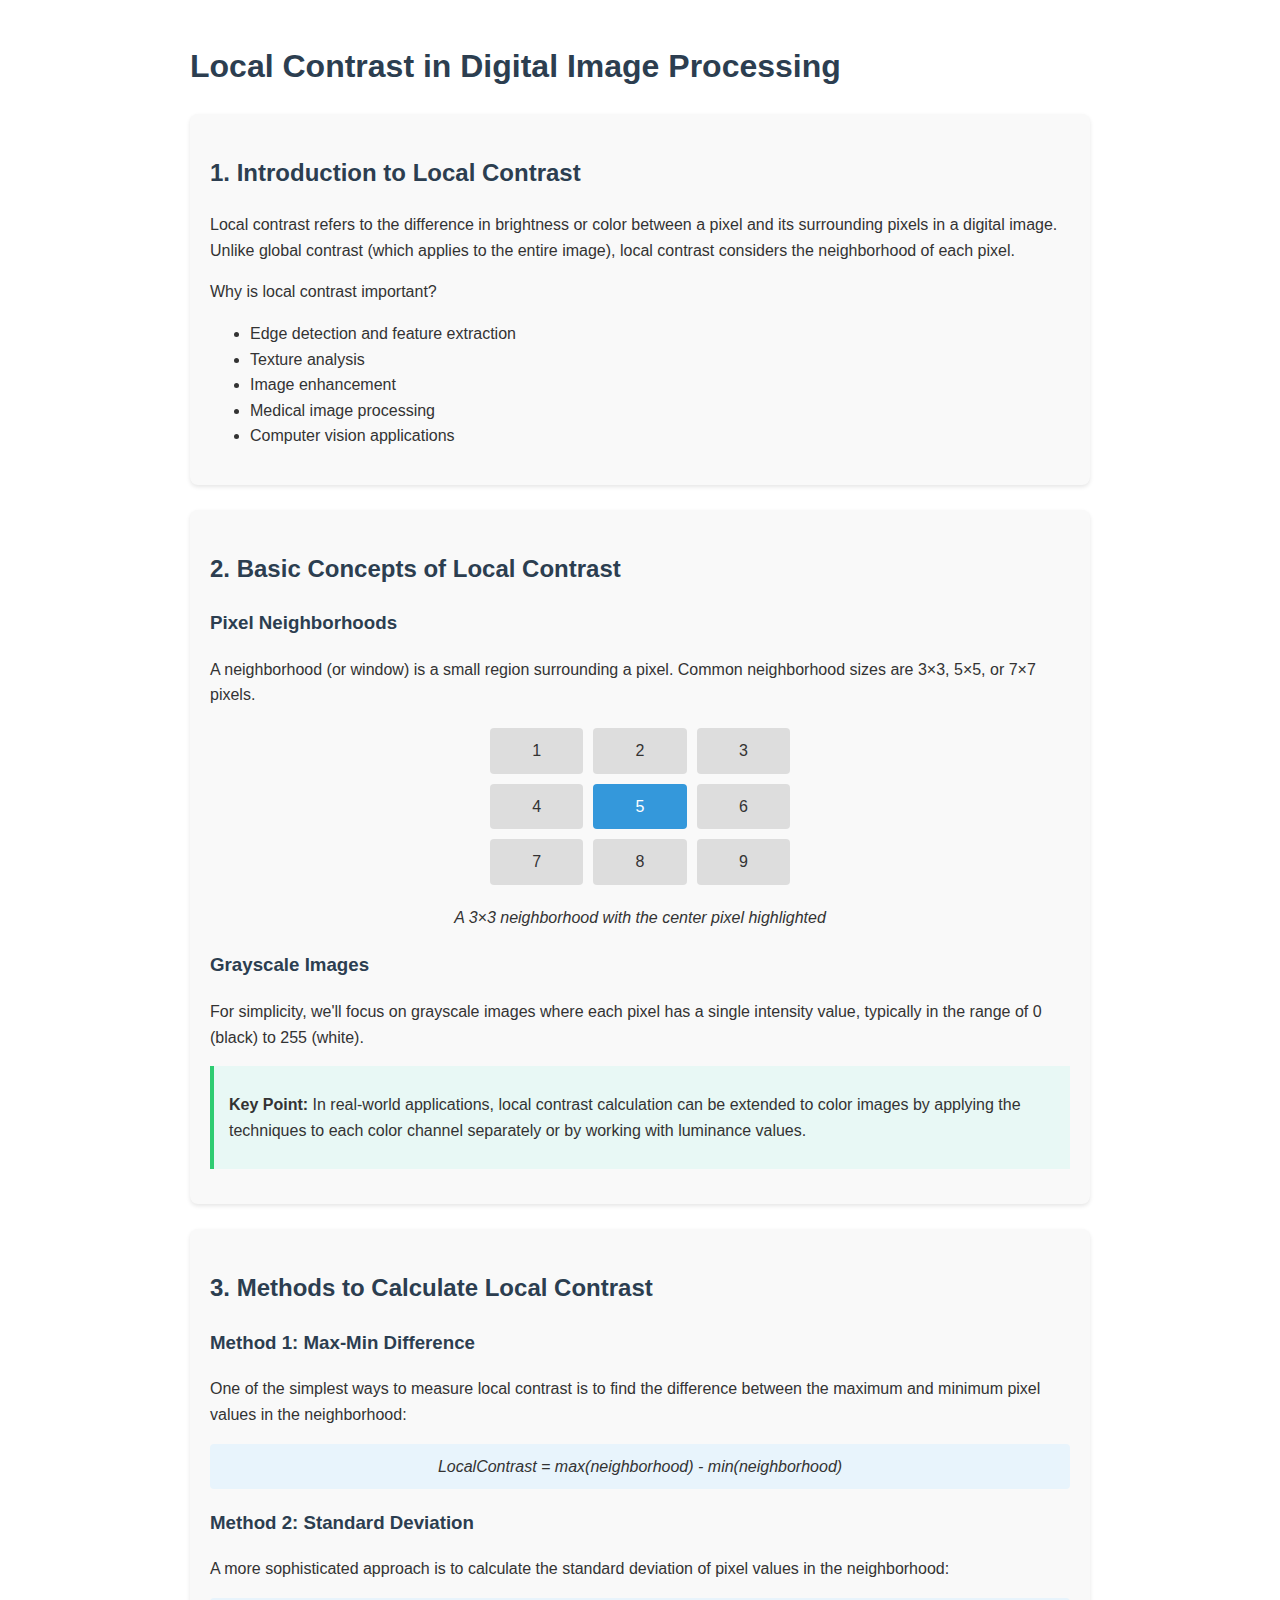
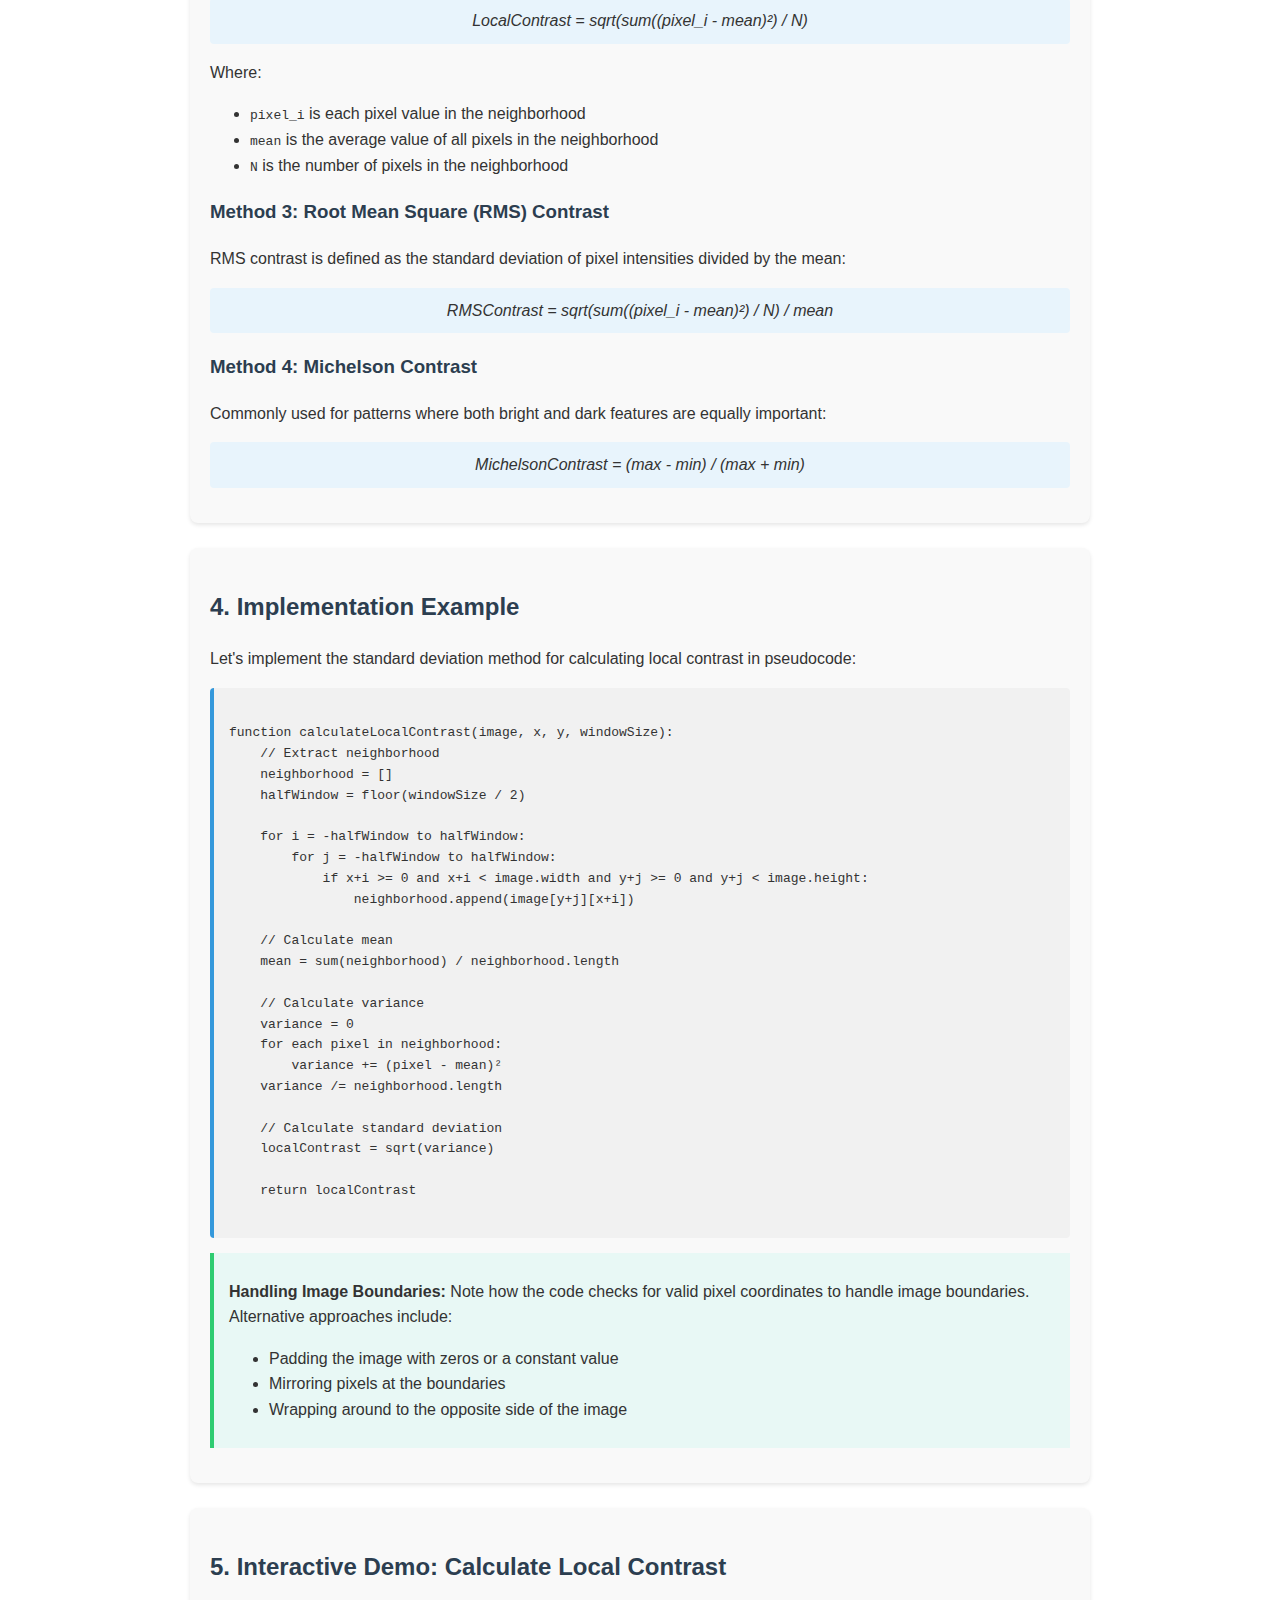
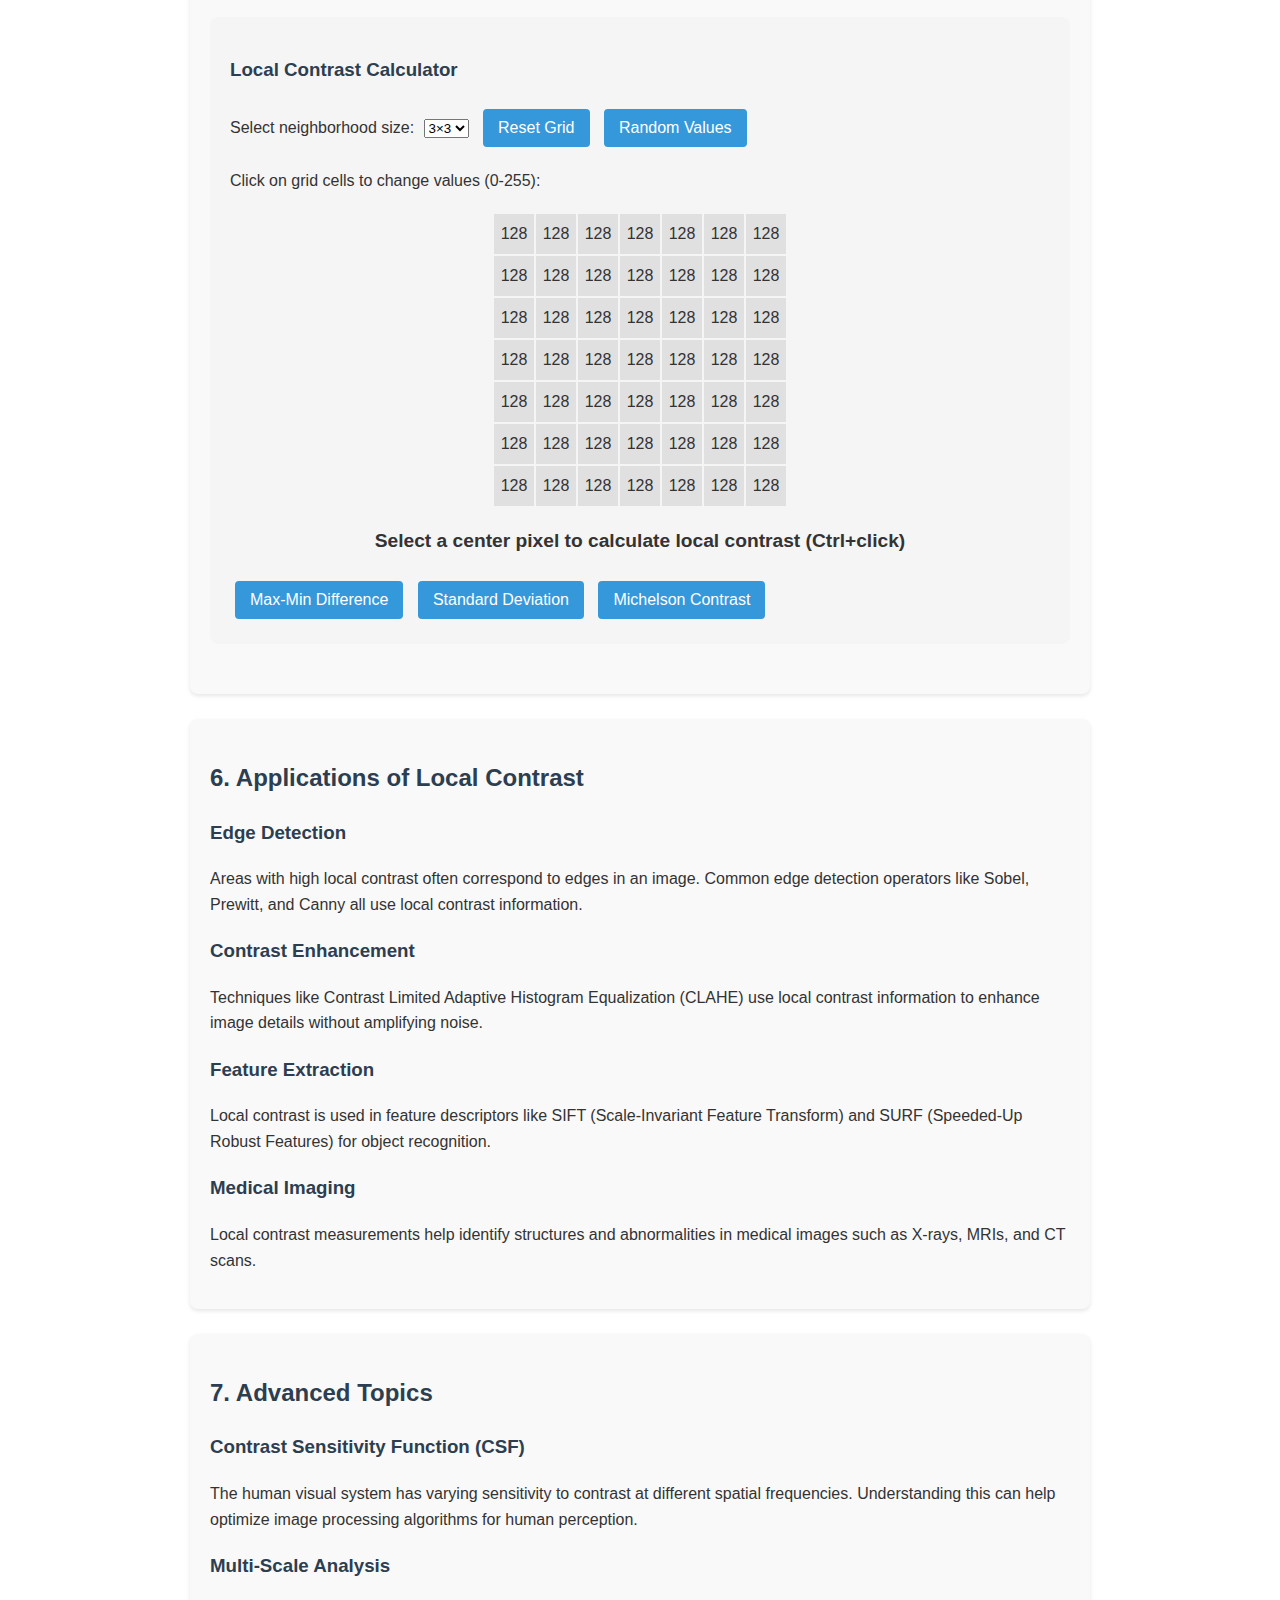
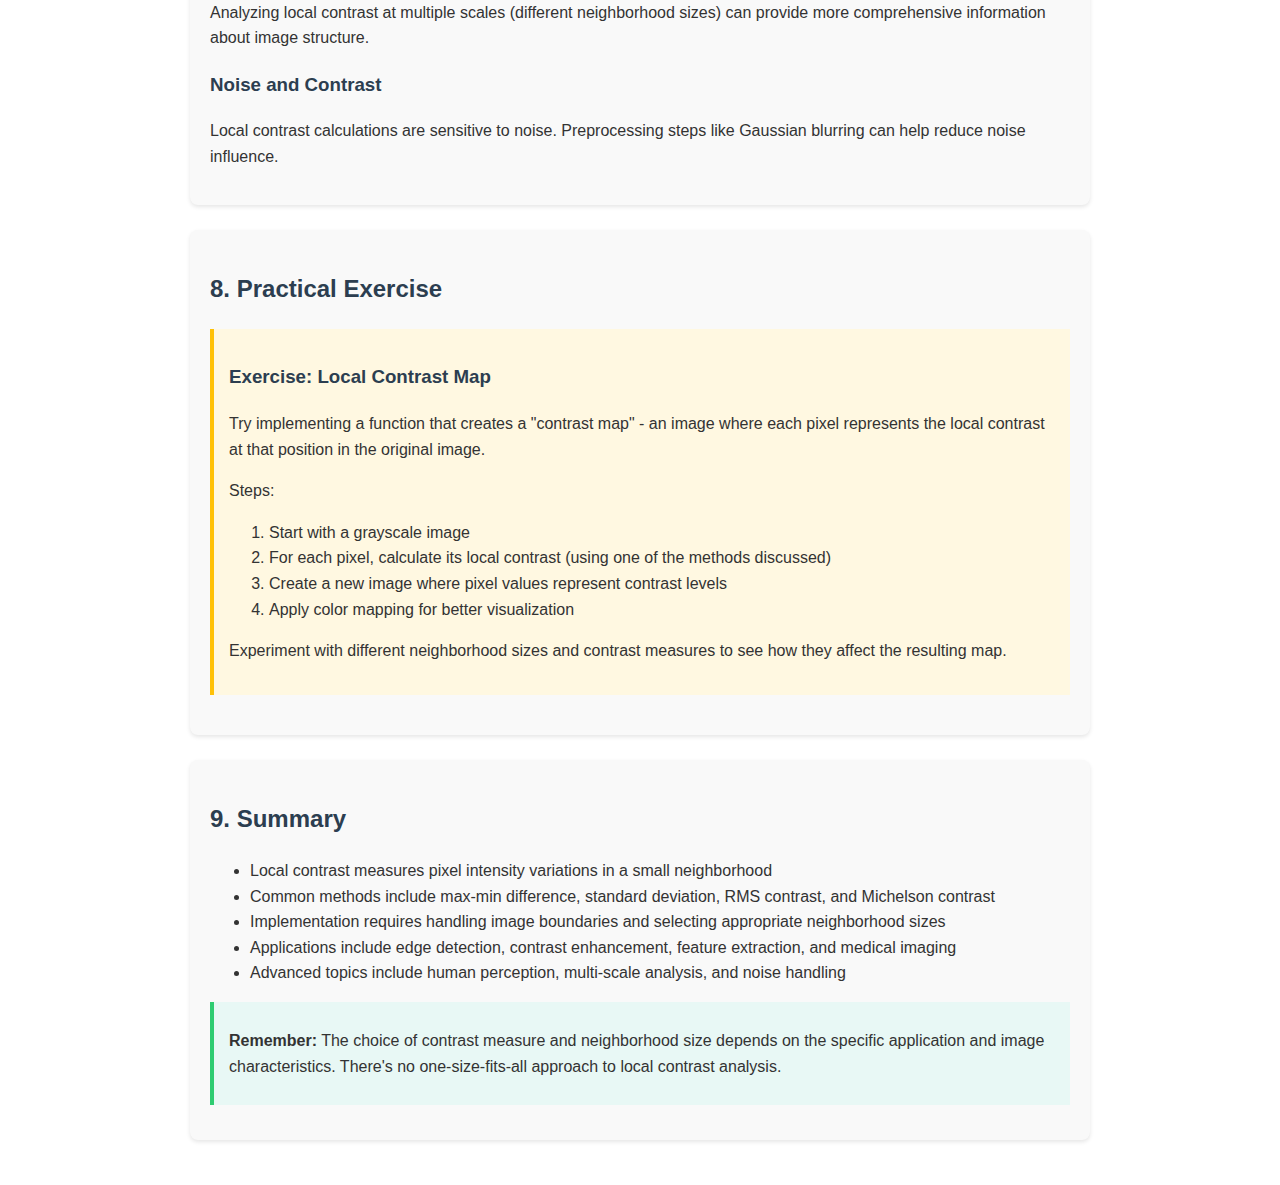
<file: img processing demos/local-contrast-lesson.html>
<!DOCTYPE html>
<html lang="en">
<head>
    <meta charset="UTF-8">
    <meta name="viewport" content="width=device-width, initial-scale=1.0">
    <title>Local Contrast in Digital Image Processing</title>
    <style>
        body {
            font-family: 'Segoe UI', Tahoma, Geneva, Verdana, sans-serif;
            line-height: 1.6;
            color: #333;
            max-width: 900px;
            margin: 0 auto;
            padding: 20px;
        }
        
        h1, h2, h3 {
            color: #2c3e50;
        }
        
        .lesson-section {
            background-color: #f9f9f9;
            border-radius: 8px;
            padding: 20px;
            margin-bottom: 25px;
            box-shadow: 0 2px 4px rgba(0,0,0,0.1);
        }
        
        .code-block {
            background-color: #f1f1f1;
            border-left: 4px solid #3498db;
            padding: 15px;
            margin: 15px 0;
            border-radius: 4px;
            font-family: monospace;
            white-space: pre;
            overflow-x: auto;
        }
        
        .formula {
            background-color: #e8f4fc;
            padding: 10px;
            border-radius: 4px;
            text-align: center;
            margin: 15px 0;
            font-style: italic;
        }
        
        .image-container {
            text-align: center;
            margin: 20px 0;
        }
        
        .image-container img {
            max-width: 100%;
            border-radius: 4px;
            box-shadow: 0 2px 4px rgba(0,0,0,0.2);
        }
        
        .grid-demo {
            display: grid;
            grid-template-columns: repeat(3, 1fr);
            gap: 10px;
            max-width: 300px;
            margin: 20px auto;
        }
        
        .grid-cell {
            background-color: #ddd;
            padding: 10px;
            text-align: center;
            border-radius: 4px;
        }
        
        .highlight {
            background-color: #3498db;
            color: white;
        }
        
        .key-point {
            background-color: #e8f8f5;
            border-left: 4px solid #2ecc71;
            padding: 10px 15px;
            margin: 15px 0;
        }
        
        .exercise {
            background-color: #fff8e1;
            border-left: 4px solid #ffc107;
            padding: 15px;
            margin: 20px 0;
        }

        #interactive-demo {
            margin: 30px 0;
            padding: 20px;
            background-color: #f5f5f5;
            border-radius: 8px;
        }

        #kernel-size {
            margin: 10px 5px;
        }

        #pixel-grid {
            display: grid;
            gap: 2px;
            margin: 20px auto;
            width: fit-content;
        }

        .pixel {
            width: 40px;
            height: 40px;
            display: flex;
            align-items: center;
            justify-content: center;
            background-color: #e0e0e0;
            cursor: pointer;
            user-select: none;
        }

        .pixel.highlight {
            background-color: #3498db;
            color: white;
        }

        .pixel.result {
            background-color: #2ecc71;
            color: white;
        }

        #contrast-result {
            text-align: center;
            font-weight: bold;
            font-size: 1.2em;
            margin: 20px 0;
        }

        button {
            background-color: #3498db;
            color: white;
            border: none;
            padding: 10px 15px;
            border-radius: 4px;
            cursor: pointer;
            font-size: 16px;
            margin: 5px;
        }

        button:hover {
            background-color: #2980b9;
        }
    </style>
</head>
<body>
    <h1>Local Contrast in Digital Image Processing</h1>
    
    <div class="lesson-section">
        <h2>1. Introduction to Local Contrast</h2>
        <p>Local contrast refers to the difference in brightness or color between a pixel and its surrounding pixels in a digital image. Unlike global contrast (which applies to the entire image), local contrast considers the neighborhood of each pixel.</p>
        
        <p>Why is local contrast important?</p>
        <ul>
            <li>Edge detection and feature extraction</li>
            <li>Texture analysis</li>
            <li>Image enhancement</li>
            <li>Medical image processing</li>
            <li>Computer vision applications</li>
        </ul>
    </div>
    
    <div class="lesson-section">
        <h2>2. Basic Concepts of Local Contrast</h2>
        
        <h3>Pixel Neighborhoods</h3>
        <p>A neighborhood (or window) is a small region surrounding a pixel. Common neighborhood sizes are 3×3, 5×5, or 7×7 pixels.</p>
        
        <div class="image-container">
            <div class="grid-demo">
                <div class="grid-cell">1</div>
                <div class="grid-cell">2</div>
                <div class="grid-cell">3</div>
                <div class="grid-cell">4</div>
                <div class="grid-cell highlight">5</div>
                <div class="grid-cell">6</div>
                <div class="grid-cell">7</div>
                <div class="grid-cell">8</div>
                <div class="grid-cell">9</div>
            </div>
            <p><em>A 3×3 neighborhood with the center pixel highlighted</em></p>
        </div>
        
        <h3>Grayscale Images</h3>
        <p>For simplicity, we'll focus on grayscale images where each pixel has a single intensity value, typically in the range of 0 (black) to 255 (white).</p>
        
        <div class="key-point">
            <p><strong>Key Point:</strong> In real-world applications, local contrast calculation can be extended to color images by applying the techniques to each color channel separately or by working with luminance values.</p>
        </div>
    </div>
    
    <div class="lesson-section">
        <h2>3. Methods to Calculate Local Contrast</h2>
        
        <h3>Method 1: Max-Min Difference</h3>
        <p>One of the simplest ways to measure local contrast is to find the difference between the maximum and minimum pixel values in the neighborhood:</p>
        
        <div class="formula">
            LocalContrast = max(neighborhood) - min(neighborhood)
        </div>
        
        <h3>Method 2: Standard Deviation</h3>
        <p>A more sophisticated approach is to calculate the standard deviation of pixel values in the neighborhood:</p>
        
        <div class="formula">
            LocalContrast = sqrt(sum((pixel_i - mean)²) / N)
        </div>
        
        <p>Where:</p>
        <ul>
            <li><code>pixel_i</code> is each pixel value in the neighborhood</li>
            <li><code>mean</code> is the average value of all pixels in the neighborhood</li>
            <li><code>N</code> is the number of pixels in the neighborhood</li>
        </ul>
        
        <h3>Method 3: Root Mean Square (RMS) Contrast</h3>
        <p>RMS contrast is defined as the standard deviation of pixel intensities divided by the mean:</p>
        
        <div class="formula">
            RMSContrast = sqrt(sum((pixel_i - mean)²) / N) / mean
        </div>
        
        <h3>Method 4: Michelson Contrast</h3>
        <p>Commonly used for patterns where both bright and dark features are equally important:</p>
        
        <div class="formula">
            MichelsonContrast = (max - min) / (max + min)
        </div>
    </div>
    
    <div class="lesson-section">
        <h2>4. Implementation Example</h2>
        
        <p>Let's implement the standard deviation method for calculating local contrast in pseudocode:</p>
        
        <div class="code-block">
function calculateLocalContrast(image, x, y, windowSize):
    // Extract neighborhood
    neighborhood = []
    halfWindow = floor(windowSize / 2)
    
    for i = -halfWindow to halfWindow:
        for j = -halfWindow to halfWindow:
            if x+i >= 0 and x+i < image.width and y+j >= 0 and y+j < image.height:
                neighborhood.append(image[y+j][x+i])
    
    // Calculate mean
    mean = sum(neighborhood) / neighborhood.length
    
    // Calculate variance
    variance = 0
    for each pixel in neighborhood:
        variance += (pixel - mean)²
    variance /= neighborhood.length
    
    // Calculate standard deviation
    localContrast = sqrt(variance)
    
    return localContrast
        </div>
        
        <div class="key-point">
            <p><strong>Handling Image Boundaries:</strong> Note how the code checks for valid pixel coordinates to handle image boundaries. Alternative approaches include:</p>
            <ul>
                <li>Padding the image with zeros or a constant value</li>
                <li>Mirroring pixels at the boundaries</li>
                <li>Wrapping around to the opposite side of the image</li>
            </ul>
        </div>
    </div>
    
    <div class="lesson-section">
        <h2>5. Interactive Demo: Calculate Local Contrast</h2>
        
        <div id="interactive-demo">
            <h3>Local Contrast Calculator</h3>
            
            <div>
                <label for="kernel-size">Select neighborhood size:</label>
                <select id="kernel-size">
                    <option value="3">3×3</option>
                    <option value="5">5×5</option>
                </select>
                <button id="reset-grid">Reset Grid</button>
                <button id="random-values">Random Values</button>
            </div>
            
            <p>Click on grid cells to change values (0-255):</p>
            
            <div id="pixel-grid"></div>
            
            <div id="contrast-result">Select a center pixel to calculate local contrast</div>
            
            <div>
                <button id="calculate-max-min">Max-Min Difference</button>
                <button id="calculate-std-dev">Standard Deviation</button>
                <button id="calculate-michelson">Michelson Contrast</button>
            </div>
        </div>
        
        <script>
            document.addEventListener('DOMContentLoaded', function() {
                const pixelGrid = document.getElementById('pixel-grid');
                const kernelSizeSelect = document.getElementById('kernel-size');
                const resetButton = document.getElementById('reset-grid');
                const randomButton = document.getElementById('random-values');
                const contrastResult = document.getElementById('contrast-result');
                const maxMinButton = document.getElementById('calculate-max-min');
                const stdDevButton = document.getElementById('calculate-std-dev');
                const michelsonButton = document.getElementById('calculate-michelson');
                
                let gridSize = 7; // Fixed outer grid size
                let kernelSize = parseInt(kernelSizeSelect.value);
                let selectedCenterX = null;
                let selectedCenterY = null;
                let pixels = [];
                
                function createGrid() {
                    pixelGrid.innerHTML = '';
                    pixelGrid.style.gridTemplateColumns = `repeat(${gridSize}, 1fr)`;
                    pixels = [];
                    
                    for (let y = 0; y < gridSize; y++) {
                        pixels[y] = [];
                        for (let x = 0; x < gridSize; x++) {
                            const pixel = document.createElement('div');
                            pixel.className = 'pixel';
                            pixel.dataset.x = x;
                            pixel.dataset.y = y;
                            
                            // Initialize with value 128 (mid-gray)
                            pixels[y][x] = 128;
                            pixel.textContent = '128';
                            
                            pixel.addEventListener('click', function(e) {
                                if (e.ctrlKey) {
                                    // Set as center pixel when Ctrl+click
                                    clearHighlights();
                                    selectedCenterX = parseInt(this.dataset.x);
                                    selectedCenterY = parseInt(this.dataset.y);
                                    highlightNeighborhood();
                                } else {
                                    // Change pixel value on regular click
                                    let value = parseInt(this.textContent);
                                    value = (value + 25) % 256; // Increment by 25, wrap at 255
                                    pixels[y][x] = value;
                                    this.textContent = value;
                                }
                            });
                            
                            pixelGrid.appendChild(pixel);
                        }
                    }
                    
                    contrastResult.textContent = 'Select a center pixel to calculate local contrast (Ctrl+click)';
                    clearHighlights();
                }
                
                function clearHighlights() {
                    document.querySelectorAll('.pixel').forEach(p => {
                        p.classList.remove('highlight');
                        p.classList.remove('result');
                    });
                }
                
                function highlightNeighborhood() {
                    if (selectedCenterX === null) return;
                    
                    clearHighlights();
                    const halfKernel = Math.floor(kernelSize / 2);
                    
                    for (let y = selectedCenterY - halfKernel; y <= selectedCenterY + halfKernel; y++) {
                        for (let x = selectedCenterX - halfKernel; x <= selectedCenterX + halfKernel; x++) {
                            if (x >= 0 && x < gridSize && y >= 0 && y < gridSize) {
                                const pixel = pixelGrid.children[y * gridSize + x];
                                pixel.classList.add('highlight');
                            }
                        }
                    }
                    
                    // Mark the center pixel as the result pixel
                    const centerPixel = pixelGrid.children[selectedCenterY * gridSize + selectedCenterX];
                    centerPixel.classList.remove('highlight');
                    centerPixel.classList.add('result');
                }
                
                function getNeighborhood() {
                    if (selectedCenterX === null) return null;
                    
                    const neighborhood = [];
                    const halfKernel = Math.floor(kernelSize / 2);
                    
                    for (let y = selectedCenterY - halfKernel; y <= selectedCenterY + halfKernel; y++) {
                        for (let x = selectedCenterX - halfKernel; x <= selectedCenterX + halfKernel; x++) {
                            if (x >= 0 && x < gridSize && y >= 0 && y < gridSize) {
                                neighborhood.push(pixels[y][x]);
                            }
                        }
                    }
                    
                    return neighborhood;
                }
                
                function calculateMaxMinDifference() {
                    const neighborhood = getNeighborhood();
                    if (!neighborhood) {
                        contrastResult.textContent = 'Please select a center pixel first (Ctrl+click)';
                        return;
                    }
                    
                    const max = Math.max(...neighborhood);
                    const min = Math.min(...neighborhood);
                    const contrast = max - min;
                    
                    contrastResult.textContent = `Max-Min Difference: ${contrast} (Max: ${max}, Min: ${min})`;
                }
                
                function calculateStandardDeviation() {
                    const neighborhood = getNeighborhood();
                    if (!neighborhood) {
                        contrastResult.textContent = 'Please select a center pixel first (Ctrl+click)';
                        return;
                    }
                    
                    const mean = neighborhood.reduce((a, b) => a + b, 0) / neighborhood.length;
                    const variance = neighborhood.reduce((a, b) => a + Math.pow(b - mean, 2), 0) / neighborhood.length;
                    const stdDev = Math.sqrt(variance);
                    
                    contrastResult.textContent = `Standard Deviation: ${stdDev.toFixed(2)} (Mean: ${mean.toFixed(2)})`;
                }
                
                function calculateMichelsonContrast() {
                    const neighborhood = getNeighborhood();
                    if (!neighborhood) {
                        contrastResult.textContent = 'Please select a center pixel first (Ctrl+click)';
                        return;
                    }
                    
                    const max = Math.max(...neighborhood);
                    const min = Math.min(...neighborhood);
                    
                    if (max + min === 0) {
                        contrastResult.textContent = 'Michelson Contrast: Undefined (Max + Min = 0)';
                        return;
                    }
                    
                    const contrast = (max - min) / (max + min);
                    
                    contrastResult.textContent = `Michelson Contrast: ${contrast.toFixed(4)} (Max: ${max}, Min: ${min})`;
                }
                
                function setRandomValues() {
                    for (let y = 0; y < gridSize; y++) {
                        for (let x = 0; x < gridSize; x++) {
                            const value = Math.floor(Math.random() * 256);
                            pixels[y][x] = value;
                            pixelGrid.children[y * gridSize + x].textContent = value;
                        }
                    }
                    
                    highlightNeighborhood();
                }
                
                // Event listeners
                kernelSizeSelect.addEventListener('change', function() {
                    kernelSize = parseInt(this.value);
                    highlightNeighborhood();
                });
                
                resetButton.addEventListener('click', createGrid);
                randomButton.addEventListener('click', setRandomValues);
                
                maxMinButton.addEventListener('click', calculateMaxMinDifference);
                stdDevButton.addEventListener('click', calculateStandardDeviation);
                michelsonButton.addEventListener('click', calculateMichelsonContrast);
                
                // Initialize
                createGrid();
            });
        </script>
    </div>
    
    <div class="lesson-section">
        <h2>6. Applications of Local Contrast</h2>
        
        <h3>Edge Detection</h3>
        <p>Areas with high local contrast often correspond to edges in an image. Common edge detection operators like Sobel, Prewitt, and Canny all use local contrast information.</p>
        
        <h3>Contrast Enhancement</h3>
        <p>Techniques like Contrast Limited Adaptive Histogram Equalization (CLAHE) use local contrast information to enhance image details without amplifying noise.</p>
        
        <h3>Feature Extraction</h3>
        <p>Local contrast is used in feature descriptors like SIFT (Scale-Invariant Feature Transform) and SURF (Speeded-Up Robust Features) for object recognition.</p>
        
        <h3>Medical Imaging</h3>
        <p>Local contrast measurements help identify structures and abnormalities in medical images such as X-rays, MRIs, and CT scans.</p>
    </div>
    
    <div class="lesson-section">
        <h2>7. Advanced Topics</h2>
        
        <h3>Contrast Sensitivity Function (CSF)</h3>
        <p>The human visual system has varying sensitivity to contrast at different spatial frequencies. Understanding this can help optimize image processing algorithms for human perception.</p>
        
        <h3>Multi-Scale Analysis</h3>
        <p>Analyzing local contrast at multiple scales (different neighborhood sizes) can provide more comprehensive information about image structure.</p>
        
        <h3>Noise and Contrast</h3>
        <p>Local contrast calculations are sensitive to noise. Preprocessing steps like Gaussian blurring can help reduce noise influence.</p>
    </div>
    
    <div class="lesson-section">
        <h2>8. Practical Exercise</h2>
        
        <div class="exercise">
            <h3>Exercise: Local Contrast Map</h3>
            <p>Try implementing a function that creates a "contrast map" - an image where each pixel represents the local contrast at that position in the original image.</p>
            
            <p>Steps:</p>
            <ol>
                <li>Start with a grayscale image</li>
                <li>For each pixel, calculate its local contrast (using one of the methods discussed)</li>
                <li>Create a new image where pixel values represent contrast levels</li>
                <li>Apply color mapping for better visualization</li>
            </ol>
            
            <p>Experiment with different neighborhood sizes and contrast measures to see how they affect the resulting map.</p>
        </div>
    </div>
    
    <div class="lesson-section">
        <h2>9. Summary</h2>
        
        <ul>
            <li>Local contrast measures pixel intensity variations in a small neighborhood</li>
            <li>Common methods include max-min difference, standard deviation, RMS contrast, and Michelson contrast</li>
            <li>Implementation requires handling image boundaries and selecting appropriate neighborhood sizes</li>
            <li>Applications include edge detection, contrast enhancement, feature extraction, and medical imaging</li>
            <li>Advanced topics include human perception, multi-scale analysis, and noise handling</li>
        </ul>
        
        <div class="key-point">
            <p><strong>Remember:</strong> The choice of contrast measure and neighborhood size depends on the specific application and image characteristics. There's no one-size-fits-all approach to local contrast analysis.</p>
        </div>
    </div>
</body>
</html>
</file>
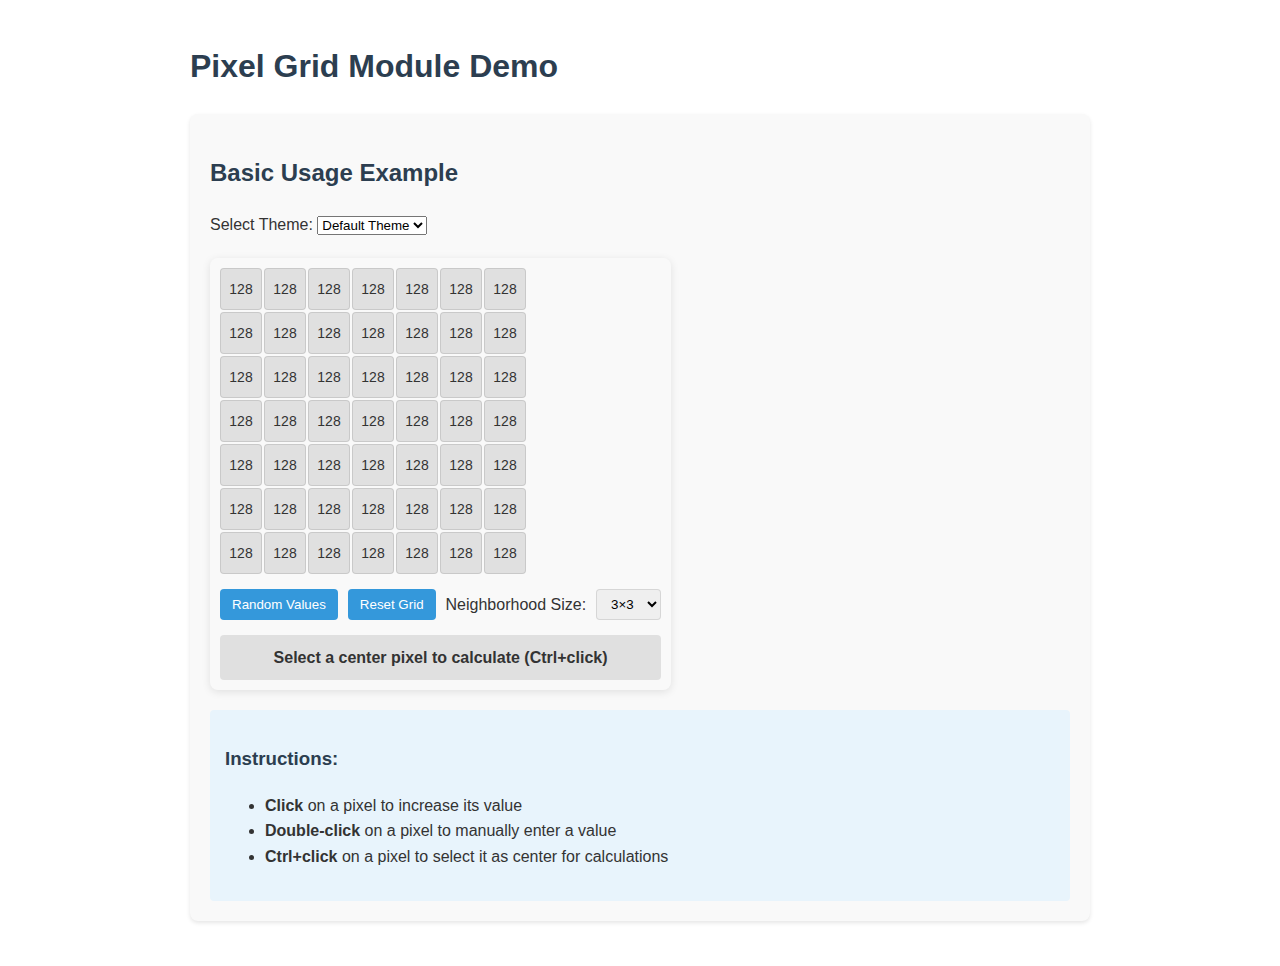
<file: img processing demos/pixel-grid-usage.html>
<!DOCTYPE html>
<html lang="en">
<head>
    <meta charset="UTF-8">
    <meta name="viewport" content="width=device-width, initial-scale=1.0">
    <title>Pixel Grid Module Demo</title>
    <link rel="stylesheet" href="PixelGridModule.css">
    <style>
        body {
            font-family: 'Segoe UI', Tahoma, Geneva, Verdana, sans-serif;
            line-height: 1.6;
            color: #333;
            max-width: 900px;
            margin: 0 auto;
            padding: 20px;
        }
        
        h1, h2, h3 {
            color: #2c3e50;
        }
        
        .demo-section {
            background-color: #f9f9f9;
            border-radius: 8px;
            padding: 20px;
            margin-bottom: 25px;
            box-shadow: 0 2px 4px rgba(0,0,0,0.1);
        }
        
        .theme-switcher {
            margin-bottom: 20px;
        }
        
        .info-panel {
            margin-top: 20px;
            padding: 15px;
            background-color: #e8f4fc;
            border-radius: 4px;
        }
        
        /* Custom theme example - showing how to override variables */
        .custom-blue-theme {
            --pixel-background: #e3f2fd;
            --pixel-color: #0d47a1;
            --pixel-border: 1px solid #bbdefb;
            
            --pixel-highlight-background: #2196f3;
            --pixel-highlight-color: white;
            --pixel-highlight-border: 1px solid #1e88e5;
            
            --pixel-center-background: #f44336;
            --pixel-center-color: white;
            --pixel-center-border: 1px solid #e53935;
        }
        
        .custom-warm-theme {
            --pixel-background: #fff3e0;
            --pixel-color: #bf360c;
            --pixel-border: 1px solid #ffe0b2;
            
            --pixel-highlight-background: #ff9800;
            --pixel-highlight-color: white;
            --pixel-highlight-border: 1px solid #f57c00;
            
            --pixel-center-background: #4caf50;
            --pixel-center-color: white;
            --pixel-center-border: 1px solid #43a047;
        }
    </style>
</head>
<body>
    <h1>Pixel Grid Module Demo</h1>
    
    <div class="demo-section">
        <h2>Basic Usage Example</h2>
        
        <div class="theme-switcher">
            <label for="theme-select">Select Theme:</label>
            <select id="theme-select">
                <option value="default">Default Theme</option>
                <option value="dark-theme">Dark Theme</option>
                <option value="high-contrast-theme">High Contrast</option>
                <option value="custom-blue-theme">Custom Blue</option>
                <option value="custom-warm-theme">Custom Warm</option>
            </select>
        </div>
        
        <div class="pixel-grid-container">
            <div id="pixel-grid" class="pixel-grid"></div>
            
            <div class="pixel-grid-controls">
                <button id="random-button">Random Values</button>
                <button id="reset-button">Reset Grid</button>
                
                <label for="kernel-size">Neighborhood Size:</label>
                <select id="kernel-size">
                    <option value="3">3×3</option>
                    <option value="5">5×5</option>
                    <option value="7">7×7</option>
                </select>
            </div>
            
            <div id="grid-result" class="pixel-grid-result">
                Select a center pixel to calculate (Ctrl+click)
            </div>
        </div>
        
        <div class="info-panel">
            <h3>Instructions:</h3>
            <ul>
                <li><strong>Click</strong> on a pixel to increase its value</li>
                <li><strong>Double-click</strong> on a pixel to manually enter a value</li>
                <li><strong>Ctrl+click</strong> on a pixel to select it as center for calculations</li>
            </ul>
        </div>
    </div>
    
    <script type="module">
        import { PixelGrid } from './PixelGridModule.js';
        
        document.addEventListener('DOMContentLoaded', function() {
            // Get DOM elements
            const container = document.getElementById('pixel-grid');
            const resultDisplay = document.getElementById('grid-result');
            const kernelSizeSelect = document.getElementById('kernel-size');
            const randomButton = document.getElementById('random-button');
            const resetButton = document.getElementById('reset-button');
            const themeSelect = document.getElementById('theme-select');
            
            // Initialize pixel grid
            const grid = new PixelGrid(7, container, {
                initialValue: 128,
                neighborhoodSize: parseInt(kernelSizeSelect.value)
            });
            
            // Set up calculation handling when center is selected
            grid.onCenterSelected((pixel, grid) => {
                // Get neighborhood values
                const values = grid.getNeighborhoodValues();
                
                // Calculate statistics
                const max = Math.max(...values);
                const min = Math.min(...values);
                const maxMin = max - min;
                
                // Calculate mean
                const mean = values.reduce((a, b) => a + b, 0) / values.length;
                
                // Calculate standard deviation
                const variance = values.reduce((a, b) => a + Math.pow(b - mean, 2), 0) / values.length;
                const stdDev = Math.sqrt(variance);
                
                // Calculate Michelson contrast
                const michelson = (max + min !== 0) ? (max - min) / (max + min) : 'N/A';
                
                // Display results
                resultDisplay.innerHTML = `
                    <div>Center Pixel: (${pixel.x}, ${pixel.y}) = ${pixel.value}</div>
                    <div>Max-Min: ${maxMin.toFixed(2)} (Max: ${max}, Min: ${min})</div>
                    <div>Standard Deviation: ${stdDev.toFixed(2)}</div>
                    <div>Michelson Contrast: ${typeof michelson === 'number' ? michelson.toFixed(4) : michelson}</div>
                `;
            });
            
            // Set up event handlers
            kernelSizeSelect.addEventListener('change', (e) => {
                grid.setNeighborhoodSize(parseInt(e.target.value));
            });
            
            randomButton.addEventListener('click', () => {
                grid.setRandomValues();
            });
            
            resetButton.addEventListener('click', () => {
                grid.reset();
                resultDisplay.textContent = 'Select a center pixel to calculate (Ctrl+click)';
            });
            
            // Theme switcher
            themeSelect.addEventListener('change', (e) => {
                // Remove all theme classes
                container.parentElement.classList.remove(
                    'dark-theme', 
                    'high-contrast-theme', 
                    'custom-blue-theme', 
                    'custom-warm-theme'
                );
                
                // Add selected theme class if not default
                if (e.target.value !== 'default') {
                    container.parentElement.classList.add(e.target.value);
                }
            });
        });
    </script>
</body>
</html>
</file>
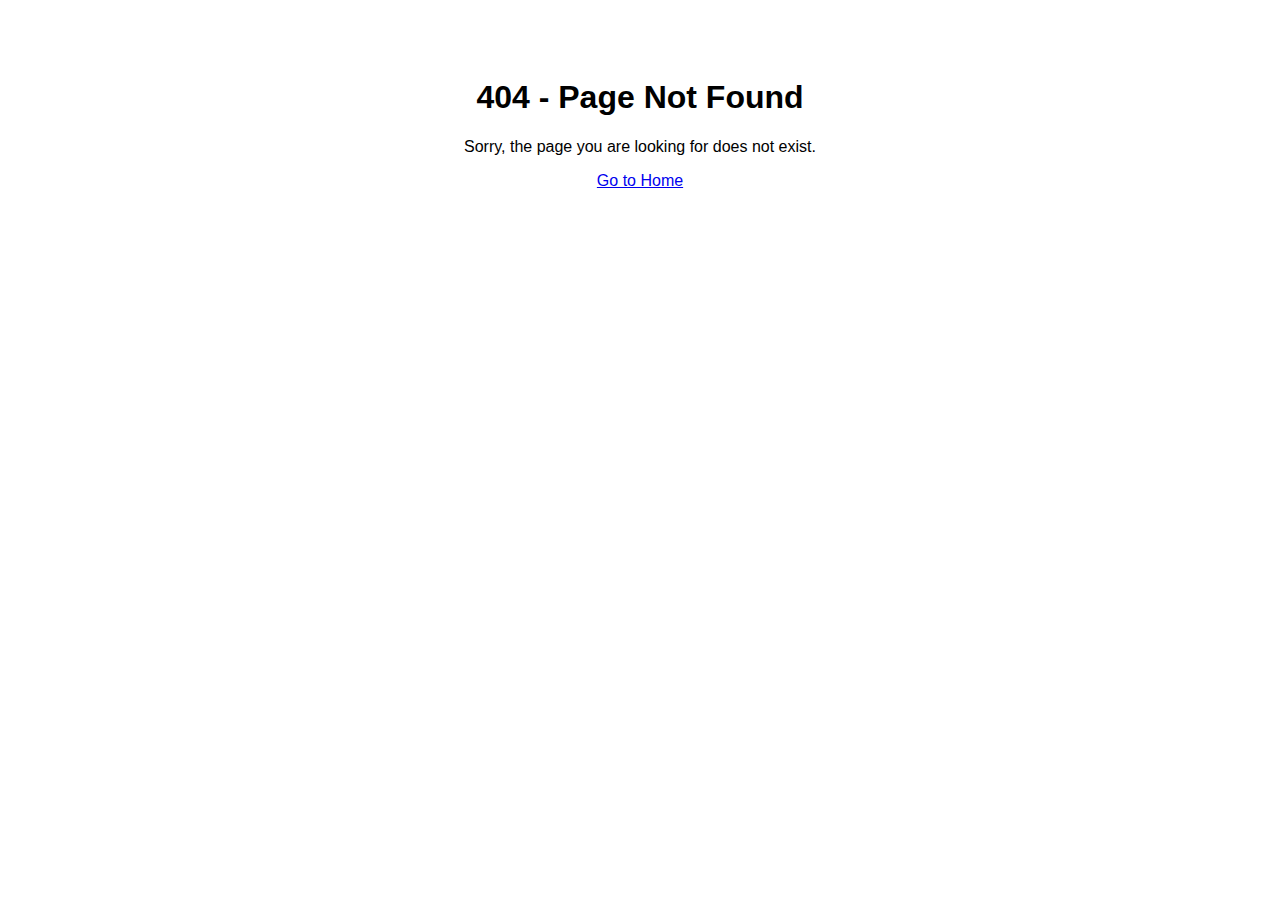
<file: src/templates/page-under-development.html>
﻿<!DOCTYPE html>
<html lang="en">
<head>
    <meta charset="UTF-8">
    <meta name="viewport" content="width=device-width, initial-scale=1.0">
    <title>Page Not Found</title>
    <style>
        body {
            font-family: Arial, sans-serif;
            text-align: center;
            padding: 50px;
        }
    </style>
</head>
<body>
    <h1>404 - Page Not Found</h1>
    <p>Sorry, the page you are looking for does not exist.</p>
    <a href="/">Go to Home</a>
</body>
</html>
</file>
<file: styles.css>
﻿/* styles.css */
CSS for Fixed Navigation Bar
/* Force scrollbar to appear on all pages */

body {
    overflow-y: scroll;
    font-family: Arial, sans-serif;
    line-height: 1.6;
    margin: 0;
    padding: 0;
    color: #333;
}

header {
    background-color: #4a4a4a;
    padding: 1rem 0;
}
nav {
    width: 100%;
}

nav ul {
    list-style-type: none;
    padding: 0;
    margin: 0;
    display: flex;
    justify-content: center;
}

    nav ul li {
        margin: 0 1rem;
    }

        nav ul li a {
            color: white;
            text-decoration: none;
        }

main {
    padding: 2rem;
    max-width: 800px;
    margin: 0 auto;
}

h1, h2 {
    color: #2c3e50;
}

.carousel {
    position: relative;
    width: 100%;
    overflow: hidden;
}

.carousel-container {
    display: flex;
    transition: transform 0.5s ease;
}

.carousel-item {
    min-width: 20%;
    max-width: 40%;
    height: auto;
}

.carousel-button {
    position: absolute;
    top: 50%;
    transform: translateY(-50%);
    background-color: rgba(0, 0, 0, 0.5);
    color: white;
    border: none;
    padding: 1rem;
    cursor: pointer;
}

.prev {
    left: 0;
}

.next {
    right: 0;
}

footer {
    background-color: #4a4a4a;
    color: white;
    text-align: center;
    padding: 1rem 0;
    position: absolute;
    bottom: 0;
    width: 100%;
}
</file>
<file: img processing demos/PixelGridModule.css>
/* PixelGridModule.css */
/* Customizable CSS for the Pixel Grid Module */

:root {
  /* Grid layout variables */
  --pixel-grid-gap: 2px;
  --pixel-grid-background: transparent;
  --pixel-grid-border-radius: 8px;
  --pixel-grid-padding: 10px;
  --pixel-grid-shadow: 0 2px 8px rgba(0, 0, 0, 0.1);
  
  /* Pixel appearance variables */
  --pixel-size: 40px;
  --pixel-border-radius: 4px;
  --pixel-font-family: 'Segoe UI', Tahoma, Geneva, Verdana, sans-serif;
  --pixel-font-size: 14px;
  --pixel-font-weight: normal;
  
  /* Pixel state colors */
  --pixel-background: #e0e0e0;
  --pixel-color: #333333;
  --pixel-border: 1px solid rgba(0, 0, 0, 0.1);
  --pixel-hover-background: #d0d0d0;
  
  /* Highlighted pixel (neighborhood) */
  --pixel-highlight-background: #3498db;
  --pixel-highlight-color: white;
  --pixel-highlight-border: 1px solid #2980b9;
  
  /* Center pixel (result) */
  --pixel-center-background: #2ecc71;
  --pixel-center-color: white;
  --pixel-center-border: 1px solid #27ae60;
  
  /* Interactive states */
  --pixel-active-background: #bdc3c7;
  --pixel-active-shadow: inset 0 1px 3px rgba(0, 0, 0, 0.2);
  --pixel-disabled-background: #f5f5f5;
  --pixel-disabled-color: #aaaaaa;
  
  /* Animation speed */
  --pixel-transition-speed: 0.15s;
}

/* Container for the entire pixel grid */
.pixel-grid-container {
  display: inline-block;
  background-color: var(--pixel-grid-background);
  border-radius: var(--pixel-grid-border-radius);
  padding: var(--pixel-grid-padding);
  box-shadow: var(--pixel-grid-shadow);
  box-sizing: border-box;
}

/* The grid itself */
.pixel-grid {
  display: grid;
  gap: var(--pixel-grid-gap);
  width: fit-content;
}

/* Individual pixel styling */
.pixel {
  width: var(--pixel-size);
  height: var(--pixel-size);
  display: flex;
  align-items: center;
  justify-content: center;
  background-color: var(--pixel-background);
  color: var(--pixel-color);
  border: var(--pixel-border);
  border-radius: var(--pixel-border-radius);
  font-family: var(--pixel-font-family);
  font-size: var(--pixel-font-size);
  font-weight: var(--pixel-font-weight);
  cursor: pointer;
  user-select: none;
  transition: all var(--pixel-transition-speed) ease;
  position: relative;
  overflow: hidden;
}

.pixel:hover {
  background-color: var(--pixel-hover-background);
}

.pixel:active {
  background-color: var(--pixel-active-background);
  box-shadow: var(--pixel-active-shadow);
}

/* Highlighted pixels (in neighborhood) */
.pixel.highlight {
  background-color: var(--pixel-highlight-background);
  color: var(--pixel-highlight-color);
  border: var(--pixel-highlight-border);
}

/* Center pixel (result pixel) */
.pixel.result {
  background-color: var(--pixel-center-background);
  color: var(--pixel-center-color);
  border: var(--pixel-center-border);
  font-weight: bold;
}

/* Direct input mode styling */
.pixel input {
  width: 100%;
  height: 100%;
  border: none;
  background: rgba(255, 255, 255, 0.9);
  text-align: center;
  font-family: var(--pixel-font-family);
  font-size: var(--pixel-font-size);
  padding: 0;
  outline: 2px solid var(--pixel-highlight-background);
}

/* Disabled state */
.pixel.disabled {
  background-color: var(--pixel-disabled-background);
  color: var(--pixel-disabled-color);
  cursor: not-allowed;
}

/* Value indicators for high/low values */
.pixel[data-value-type="high"] {
  font-weight: bold;
}

.pixel[data-value-type="low"] {
  font-style: italic;
}

/* Grid size variations */
.pixel-grid.small .pixel {
  --pixel-size: 30px;
  --pixel-font-size: 12px;
}

.pixel-grid.large .pixel {
  --pixel-size: 50px;
  --pixel-font-size: 16px;
}

/* Responsive adjustments */
@media (max-width: 768px) {
  :root {
    --pixel-size: 32px;
    --pixel-grid-gap: 1px;
    --pixel-font-size: 12px;
  }
}

@media (max-width: 480px) {
  :root {
    --pixel-size: 24px;
    --pixel-grid-gap: 1px;
    --pixel-font-size: 11px;
  }
}

/* Optional: Animation for value changes */
@keyframes valueChange {
  0% { transform: scale(1); }
  50% { transform: scale(1.1); }
  100% { transform: scale(1); }
}

.pixel.value-changed {
  animation: valueChange var(--pixel-transition-speed) ease;
}

/* Optional: Dark theme example */
.dark-theme {
  --pixel-background: #2c3e50;
  --pixel-color: #ecf0f1;
  --pixel-border: 1px solid #34495e;
  --pixel-hover-background: #34495e;
  
  --pixel-highlight-background: #9b59b6;
  --pixel-highlight-color: white;
  --pixel-highlight-border: 1px solid #8e44ad;
  
  --pixel-center-background: #16a085;
  --pixel-center-color: white;
  --pixel-center-border: 1px solid #1abc9c;
  
  --pixel-active-background: #7f8c8d;
  --pixel-active-shadow: inset 0 1px 3px rgba(0, 0, 0, 0.4);
  
  --pixel-grid-background: #1a202c;
  --pixel-grid-shadow: 0 4px 12px rgba(0, 0, 0, 0.3);
}

/* Optional: High contrast theme example */
.high-contrast-theme {
  --pixel-background: white;
  --pixel-color: black;
  --pixel-border: 2px solid black;
  --pixel-hover-background: #f0f0f0;
  
  --pixel-highlight-background: black;
  --pixel-highlight-color: white;
  --pixel-highlight-border: 2px solid white;
  
  --pixel-center-background: #ff0000;
  --pixel-center-color: white;
  --pixel-center-border: 2px solid black;
}

/* Optional: Control panel styling */
.pixel-grid-controls {
  margin-top: 15px;
  display: flex;
  flex-wrap: wrap;
  gap: 10px;
  align-items: center;
}

.pixel-grid-controls button {
  padding: 8px 12px;
  background-color: var(--pixel-highlight-background);
  color: white;
  border: none;
  border-radius: 4px;
  cursor: pointer;
  font-family: var(--pixel-font-family);
  transition: background-color var(--pixel-transition-speed) ease;
}

.pixel-grid-controls button:hover {
  background-color: var(--pixel-center-background);
}

.pixel-grid-controls select,
.pixel-grid-controls input {
  padding: 6px 10px;
  border: var(--pixel-border);
  border-radius: 4px;
  font-family: var(--pixel-font-family);
}

/* Value indicator for calculations */
.pixel-grid-result {
  margin-top: 15px;
  padding: 10px;
  background-color: var(--pixel-background);
  border-radius: var(--pixel-border-radius);
  text-align: center;
  font-family: var(--pixel-font-family);
  font-weight: bold;
}
</file>
